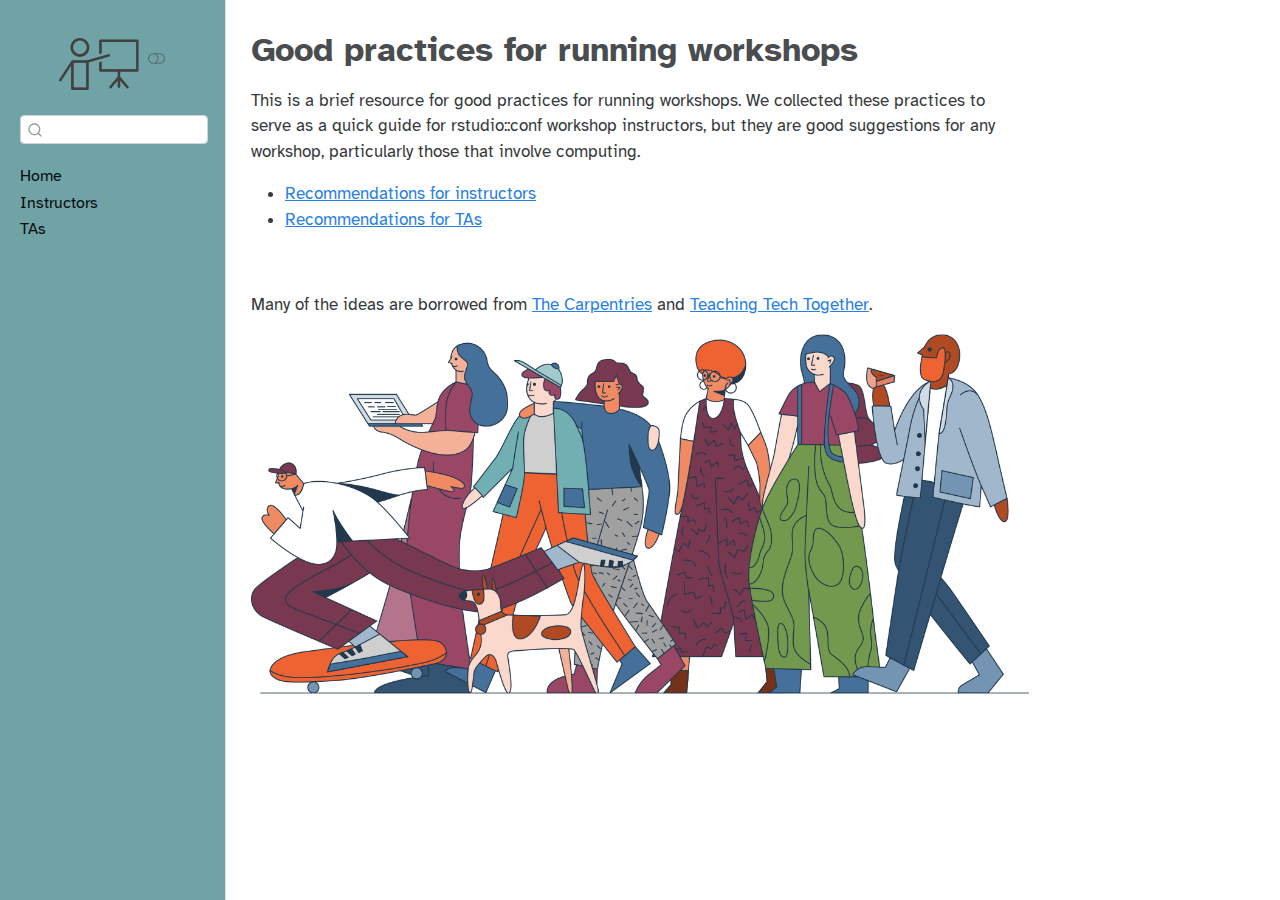
<file: index.html>
<!DOCTYPE html>
<html xmlns="http://www.w3.org/1999/xhtml" lang="en" xml:lang="en"><head>

<meta charset="utf-8">
<meta name="generator" content="quarto-1.3.433">

<meta name="viewport" content="width=device-width, initial-scale=1.0, user-scalable=yes">


<title>Good practices for running workshops</title>
<style>
code{white-space: pre-wrap;}
span.smallcaps{font-variant: small-caps;}
div.columns{display: flex; gap: min(4vw, 1.5em);}
div.column{flex: auto; overflow-x: auto;}
div.hanging-indent{margin-left: 1.5em; text-indent: -1.5em;}
ul.task-list{list-style: none;}
ul.task-list li input[type="checkbox"] {
  width: 0.8em;
  margin: 0 0.8em 0.2em -1em; /* quarto-specific, see https://github.com/quarto-dev/quarto-cli/issues/4556 */ 
  vertical-align: middle;
}
</style>


<script src="site_libs/quarto-nav/quarto-nav.js"></script>
<script src="site_libs/clipboard/clipboard.min.js"></script>
<script src="site_libs/quarto-search/autocomplete.umd.js"></script>
<script src="site_libs/quarto-search/fuse.min.js"></script>
<script src="site_libs/quarto-search/quarto-search.js"></script>
<meta name="quarto:offset" content="./">
<link href="./icon-training.png" rel="icon" type="image/png">
<script src="site_libs/quarto-html/quarto.js"></script>
<script src="site_libs/quarto-html/popper.min.js"></script>
<script src="site_libs/quarto-html/tippy.umd.min.js"></script>
<script src="site_libs/quarto-html/anchor.min.js"></script>
<link href="site_libs/quarto-html/tippy.css" rel="stylesheet">
<link href="site_libs/quarto-html/quarto-syntax-highlighting.css" rel="stylesheet" class="quarto-color-scheme" id="quarto-text-highlighting-styles">
<link href="site_libs/quarto-html/quarto-syntax-highlighting-dark.css" rel="prefetch" class="quarto-color-scheme quarto-color-alternate" id="quarto-text-highlighting-styles">
<script src="site_libs/bootstrap/bootstrap.min.js"></script>
<link href="site_libs/bootstrap/bootstrap-icons.css" rel="stylesheet">
<link href="site_libs/bootstrap/bootstrap.min.css" rel="stylesheet" class="quarto-color-scheme" id="quarto-bootstrap" data-mode="light">
<link href="site_libs/bootstrap/bootstrap-dark.min.css" rel="prefetch" class="quarto-color-scheme quarto-color-alternate" id="quarto-bootstrap" data-mode="dark">
<script id="quarto-search-options" type="application/json">{
  "location": "sidebar",
  "copy-button": false,
  "collapse-after": 3,
  "panel-placement": "start",
  "type": "textbox",
  "limit": 20,
  "language": {
    "search-no-results-text": "No results",
    "search-matching-documents-text": "matching documents",
    "search-copy-link-title": "Copy link to search",
    "search-hide-matches-text": "Hide additional matches",
    "search-more-match-text": "more match in this document",
    "search-more-matches-text": "more matches in this document",
    "search-clear-button-title": "Clear",
    "search-detached-cancel-button-title": "Cancel",
    "search-submit-button-title": "Submit",
    "search-label": "Search"
  }
}</script>


</head>

<body class="nav-sidebar docked">

<div id="quarto-search-results"></div>
  <header id="quarto-header" class="headroom fixed-top">
  <nav class="quarto-secondary-nav">
    <div class="container-fluid d-flex">
      <button type="button" class="quarto-btn-toggle btn" data-bs-toggle="collapse" data-bs-target="#quarto-sidebar,#quarto-sidebar-glass" aria-controls="quarto-sidebar" aria-expanded="false" aria-label="Toggle sidebar navigation" onclick="if (window.quartoToggleHeadroom) { window.quartoToggleHeadroom(); }">
        <i class="bi bi-layout-text-sidebar-reverse"></i>
      </button>
      <nav class="quarto-page-breadcrumbs" aria-label="breadcrumb"><ol class="breadcrumb"><li class="breadcrumb-item"><a href="./index.html">Home</a></li></ol></nav>
      <a class="flex-grow-1" role="button" data-bs-toggle="collapse" data-bs-target="#quarto-sidebar,#quarto-sidebar-glass" aria-controls="quarto-sidebar" aria-expanded="false" aria-label="Toggle sidebar navigation" onclick="if (window.quartoToggleHeadroom) { window.quartoToggleHeadroom(); }">      
      </a>
      <button type="button" class="btn quarto-search-button" aria-label="" onclick="window.quartoOpenSearch();">
        <i class="bi bi-search"></i>
      </button>
    </div>
  </nav>
</header>
<!-- content -->
<div id="quarto-content" class="quarto-container page-columns page-rows-contents page-layout-article">
<!-- sidebar -->
  <nav id="quarto-sidebar" class="sidebar collapse collapse-horizontal sidebar-navigation docked overflow-auto">
    <div class="pt-lg-2 mt-2 text-center sidebar-header">
      <a href="./index.html" class="sidebar-logo-link">
      <img src="./icon-training.png" alt="" class="sidebar-logo py-0 d-lg-inline d-none">
      </a>
      <div class="sidebar-tools-main">
  <a href="" class="quarto-color-scheme-toggle quarto-navigation-tool  px-1" onclick="window.quartoToggleColorScheme(); return false;" title="Toggle dark mode"><i class="bi"></i></a>
</div>
      </div>
        <div class="mt-2 flex-shrink-0 align-items-center">
        <div class="sidebar-search">
        <div id="quarto-search" class="" title="Search"></div>
        </div>
        </div>
    <div class="sidebar-menu-container"> 
    <ul class="list-unstyled mt-1">
        <li class="sidebar-item">
  <div class="sidebar-item-container"> 
  <a href="./index.html" class="sidebar-item-text sidebar-link active">
 <span class="menu-text">Home</span></a>
  </div>
</li>
        <li class="sidebar-item">
  <div class="sidebar-item-container"> 
  <a href="./instructor.html" class="sidebar-item-text sidebar-link">
 <span class="menu-text">Instructors</span></a>
  </div>
</li>
        <li class="sidebar-item">
  <div class="sidebar-item-container"> 
  <a href="./ta.html" class="sidebar-item-text sidebar-link">
 <span class="menu-text">TAs</span></a>
  </div>
</li>
    </ul>
    </div>
</nav>
<div id="quarto-sidebar-glass" data-bs-toggle="collapse" data-bs-target="#quarto-sidebar,#quarto-sidebar-glass"></div>
<!-- margin-sidebar -->
    <div id="quarto-margin-sidebar" class="sidebar margin-sidebar">
        
    </div>
<!-- main -->
<main class="content" id="quarto-document-content">

<header id="title-block-header" class="quarto-title-block default">
<div class="quarto-title">
<h1 class="title">Good practices for running workshops</h1>
</div>



<div class="quarto-title-meta">

    
  
    
  </div>
  

</header>

<p>This is a brief resource for good practices for running workshops. We collected these practices to serve as a quick guide for rstudio::conf workshop instructors, but they are good suggestions for any workshop, particularly those that involve computing.</p>
<ul>
<li><a href="./instructor.html">Recommendations for instructors</a></li>
<li><a href="./ta.html">Recommendations for TAs</a></li>
</ul>
<p><br></p>
<p>Many of the ideas are borrowed from <a href="https://carpentries.org/">The Carpentries</a> and <a href="https://teachtogether.tech/">Teaching Tech Together</a>.</p>
<div class="quarto-figure quarto-figure-center">
<figure class="figure">
<p><img src="images/conf23-hero-static-2.png" class="img-fluid figure-img" alt="Illustration of a diverse group of five cool people and a dog walking towards the left; one person is on a skateboard, one is looking at a computer, two are just walking, and one is eating Chicago deep dish pizza; the dog is tan with brown spots"></p>
</figure>
</div>



</main> <!-- /main -->
<script id="quarto-html-after-body" type="application/javascript">
window.document.addEventListener("DOMContentLoaded", function (event) {
  const toggleBodyColorMode = (bsSheetEl) => {
    const mode = bsSheetEl.getAttribute("data-mode");
    const bodyEl = window.document.querySelector("body");
    if (mode === "dark") {
      bodyEl.classList.add("quarto-dark");
      bodyEl.classList.remove("quarto-light");
    } else {
      bodyEl.classList.add("quarto-light");
      bodyEl.classList.remove("quarto-dark");
    }
  }
  const toggleBodyColorPrimary = () => {
    const bsSheetEl = window.document.querySelector("link#quarto-bootstrap");
    if (bsSheetEl) {
      toggleBodyColorMode(bsSheetEl);
    }
  }
  toggleBodyColorPrimary();  
  const disableStylesheet = (stylesheets) => {
    for (let i=0; i < stylesheets.length; i++) {
      const stylesheet = stylesheets[i];
      stylesheet.rel = 'prefetch';
    }
  }
  const enableStylesheet = (stylesheets) => {
    for (let i=0; i < stylesheets.length; i++) {
      const stylesheet = stylesheets[i];
      stylesheet.rel = 'stylesheet';
    }
  }
  const manageTransitions = (selector, allowTransitions) => {
    const els = window.document.querySelectorAll(selector);
    for (let i=0; i < els.length; i++) {
      const el = els[i];
      if (allowTransitions) {
        el.classList.remove('notransition');
      } else {
        el.classList.add('notransition');
      }
    }
  }
  const toggleColorMode = (alternate) => {
    // Switch the stylesheets
    const alternateStylesheets = window.document.querySelectorAll('link.quarto-color-scheme.quarto-color-alternate');
    manageTransitions('#quarto-margin-sidebar .nav-link', false);
    if (alternate) {
      enableStylesheet(alternateStylesheets);
      for (const sheetNode of alternateStylesheets) {
        if (sheetNode.id === "quarto-bootstrap") {
          toggleBodyColorMode(sheetNode);
        }
      }
    } else {
      disableStylesheet(alternateStylesheets);
      toggleBodyColorPrimary();
    }
    manageTransitions('#quarto-margin-sidebar .nav-link', true);
    // Switch the toggles
    const toggles = window.document.querySelectorAll('.quarto-color-scheme-toggle');
    for (let i=0; i < toggles.length; i++) {
      const toggle = toggles[i];
      if (toggle) {
        if (alternate) {
          toggle.classList.add("alternate");     
        } else {
          toggle.classList.remove("alternate");
        }
      }
    }
    // Hack to workaround the fact that safari doesn't
    // properly recolor the scrollbar when toggling (#1455)
    if (navigator.userAgent.indexOf('Safari') > 0 && navigator.userAgent.indexOf('Chrome') == -1) {
      manageTransitions("body", false);
      window.scrollTo(0, 1);
      setTimeout(() => {
        window.scrollTo(0, 0);
        manageTransitions("body", true);
      }, 40);  
    }
  }
  const isFileUrl = () => { 
    return window.location.protocol === 'file:';
  }
  const hasAlternateSentinel = () => {  
    let styleSentinel = getColorSchemeSentinel();
    if (styleSentinel !== null) {
      return styleSentinel === "alternate";
    } else {
      return false;
    }
  }
  const setStyleSentinel = (alternate) => {
    const value = alternate ? "alternate" : "default";
    if (!isFileUrl()) {
      window.localStorage.setItem("quarto-color-scheme", value);
    } else {
      localAlternateSentinel = value;
    }
  }
  const getColorSchemeSentinel = () => {
    if (!isFileUrl()) {
      const storageValue = window.localStorage.getItem("quarto-color-scheme");
      return storageValue != null ? storageValue : localAlternateSentinel;
    } else {
      return localAlternateSentinel;
    }
  }
  let localAlternateSentinel = 'default';
  // Dark / light mode switch
  window.quartoToggleColorScheme = () => {
    // Read the current dark / light value 
    let toAlternate = !hasAlternateSentinel();
    toggleColorMode(toAlternate);
    setStyleSentinel(toAlternate);
  };
  // Ensure there is a toggle, if there isn't float one in the top right
  if (window.document.querySelector('.quarto-color-scheme-toggle') === null) {
    const a = window.document.createElement('a');
    a.classList.add('top-right');
    a.classList.add('quarto-color-scheme-toggle');
    a.href = "";
    a.onclick = function() { try { window.quartoToggleColorScheme(); } catch {} return false; };
    const i = window.document.createElement("i");
    i.classList.add('bi');
    a.appendChild(i);
    window.document.body.appendChild(a);
  }
  // Switch to dark mode if need be
  if (hasAlternateSentinel()) {
    toggleColorMode(true);
  } else {
    toggleColorMode(false);
  }
  const icon = "";
  const anchorJS = new window.AnchorJS();
  anchorJS.options = {
    placement: 'right',
    icon: icon
  };
  anchorJS.add('.anchored');
  const isCodeAnnotation = (el) => {
    for (const clz of el.classList) {
      if (clz.startsWith('code-annotation-')) {                     
        return true;
      }
    }
    return false;
  }
  const clipboard = new window.ClipboardJS('.code-copy-button', {
    text: function(trigger) {
      const codeEl = trigger.previousElementSibling.cloneNode(true);
      for (const childEl of codeEl.children) {
        if (isCodeAnnotation(childEl)) {
          childEl.remove();
        }
      }
      return codeEl.innerText;
    }
  });
  clipboard.on('success', function(e) {
    // button target
    const button = e.trigger;
    // don't keep focus
    button.blur();
    // flash "checked"
    button.classList.add('code-copy-button-checked');
    var currentTitle = button.getAttribute("title");
    button.setAttribute("title", "Copied!");
    let tooltip;
    if (window.bootstrap) {
      button.setAttribute("data-bs-toggle", "tooltip");
      button.setAttribute("data-bs-placement", "left");
      button.setAttribute("data-bs-title", "Copied!");
      tooltip = new bootstrap.Tooltip(button, 
        { trigger: "manual", 
          customClass: "code-copy-button-tooltip",
          offset: [0, -8]});
      tooltip.show();    
    }
    setTimeout(function() {
      if (tooltip) {
        tooltip.hide();
        button.removeAttribute("data-bs-title");
        button.removeAttribute("data-bs-toggle");
        button.removeAttribute("data-bs-placement");
      }
      button.setAttribute("title", currentTitle);
      button.classList.remove('code-copy-button-checked');
    }, 1000);
    // clear code selection
    e.clearSelection();
  });
  function tippyHover(el, contentFn) {
    const config = {
      allowHTML: true,
      content: contentFn,
      maxWidth: 500,
      delay: 100,
      arrow: false,
      appendTo: function(el) {
          return el.parentElement;
      },
      interactive: true,
      interactiveBorder: 10,
      theme: 'quarto',
      placement: 'bottom-start'
    };
    window.tippy(el, config); 
  }
  const noterefs = window.document.querySelectorAll('a[role="doc-noteref"]');
  for (var i=0; i<noterefs.length; i++) {
    const ref = noterefs[i];
    tippyHover(ref, function() {
      // use id or data attribute instead here
      let href = ref.getAttribute('data-footnote-href') || ref.getAttribute('href');
      try { href = new URL(href).hash; } catch {}
      const id = href.replace(/^#\/?/, "");
      const note = window.document.getElementById(id);
      return note.innerHTML;
    });
  }
      let selectedAnnoteEl;
      const selectorForAnnotation = ( cell, annotation) => {
        let cellAttr = 'data-code-cell="' + cell + '"';
        let lineAttr = 'data-code-annotation="' +  annotation + '"';
        const selector = 'span[' + cellAttr + '][' + lineAttr + ']';
        return selector;
      }
      const selectCodeLines = (annoteEl) => {
        const doc = window.document;
        const targetCell = annoteEl.getAttribute("data-target-cell");
        const targetAnnotation = annoteEl.getAttribute("data-target-annotation");
        const annoteSpan = window.document.querySelector(selectorForAnnotation(targetCell, targetAnnotation));
        const lines = annoteSpan.getAttribute("data-code-lines").split(",");
        const lineIds = lines.map((line) => {
          return targetCell + "-" + line;
        })
        let top = null;
        let height = null;
        let parent = null;
        if (lineIds.length > 0) {
            //compute the position of the single el (top and bottom and make a div)
            const el = window.document.getElementById(lineIds[0]);
            top = el.offsetTop;
            height = el.offsetHeight;
            parent = el.parentElement.parentElement;
          if (lineIds.length > 1) {
            const lastEl = window.document.getElementById(lineIds[lineIds.length - 1]);
            const bottom = lastEl.offsetTop + lastEl.offsetHeight;
            height = bottom - top;
          }
          if (top !== null && height !== null && parent !== null) {
            // cook up a div (if necessary) and position it 
            let div = window.document.getElementById("code-annotation-line-highlight");
            if (div === null) {
              div = window.document.createElement("div");
              div.setAttribute("id", "code-annotation-line-highlight");
              div.style.position = 'absolute';
              parent.appendChild(div);
            }
            div.style.top = top - 2 + "px";
            div.style.height = height + 4 + "px";
            let gutterDiv = window.document.getElementById("code-annotation-line-highlight-gutter");
            if (gutterDiv === null) {
              gutterDiv = window.document.createElement("div");
              gutterDiv.setAttribute("id", "code-annotation-line-highlight-gutter");
              gutterDiv.style.position = 'absolute';
              const codeCell = window.document.getElementById(targetCell);
              const gutter = codeCell.querySelector('.code-annotation-gutter');
              gutter.appendChild(gutterDiv);
            }
            gutterDiv.style.top = top - 2 + "px";
            gutterDiv.style.height = height + 4 + "px";
          }
          selectedAnnoteEl = annoteEl;
        }
      };
      const unselectCodeLines = () => {
        const elementsIds = ["code-annotation-line-highlight", "code-annotation-line-highlight-gutter"];
        elementsIds.forEach((elId) => {
          const div = window.document.getElementById(elId);
          if (div) {
            div.remove();
          }
        });
        selectedAnnoteEl = undefined;
      };
      // Attach click handler to the DT
      const annoteDls = window.document.querySelectorAll('dt[data-target-cell]');
      for (const annoteDlNode of annoteDls) {
        annoteDlNode.addEventListener('click', (event) => {
          const clickedEl = event.target;
          if (clickedEl !== selectedAnnoteEl) {
            unselectCodeLines();
            const activeEl = window.document.querySelector('dt[data-target-cell].code-annotation-active');
            if (activeEl) {
              activeEl.classList.remove('code-annotation-active');
            }
            selectCodeLines(clickedEl);
            clickedEl.classList.add('code-annotation-active');
          } else {
            // Unselect the line
            unselectCodeLines();
            clickedEl.classList.remove('code-annotation-active');
          }
        });
      }
  const findCites = (el) => {
    const parentEl = el.parentElement;
    if (parentEl) {
      const cites = parentEl.dataset.cites;
      if (cites) {
        return {
          el,
          cites: cites.split(' ')
        };
      } else {
        return findCites(el.parentElement)
      }
    } else {
      return undefined;
    }
  };
  var bibliorefs = window.document.querySelectorAll('a[role="doc-biblioref"]');
  for (var i=0; i<bibliorefs.length; i++) {
    const ref = bibliorefs[i];
    const citeInfo = findCites(ref);
    if (citeInfo) {
      tippyHover(citeInfo.el, function() {
        var popup = window.document.createElement('div');
        citeInfo.cites.forEach(function(cite) {
          var citeDiv = window.document.createElement('div');
          citeDiv.classList.add('hanging-indent');
          citeDiv.classList.add('csl-entry');
          var biblioDiv = window.document.getElementById('ref-' + cite);
          if (biblioDiv) {
            citeDiv.innerHTML = biblioDiv.innerHTML;
          }
          popup.appendChild(citeDiv);
        });
        return popup.innerHTML;
      });
    }
  }
});
</script>
</div> <!-- /content -->



</body></html>
</file>
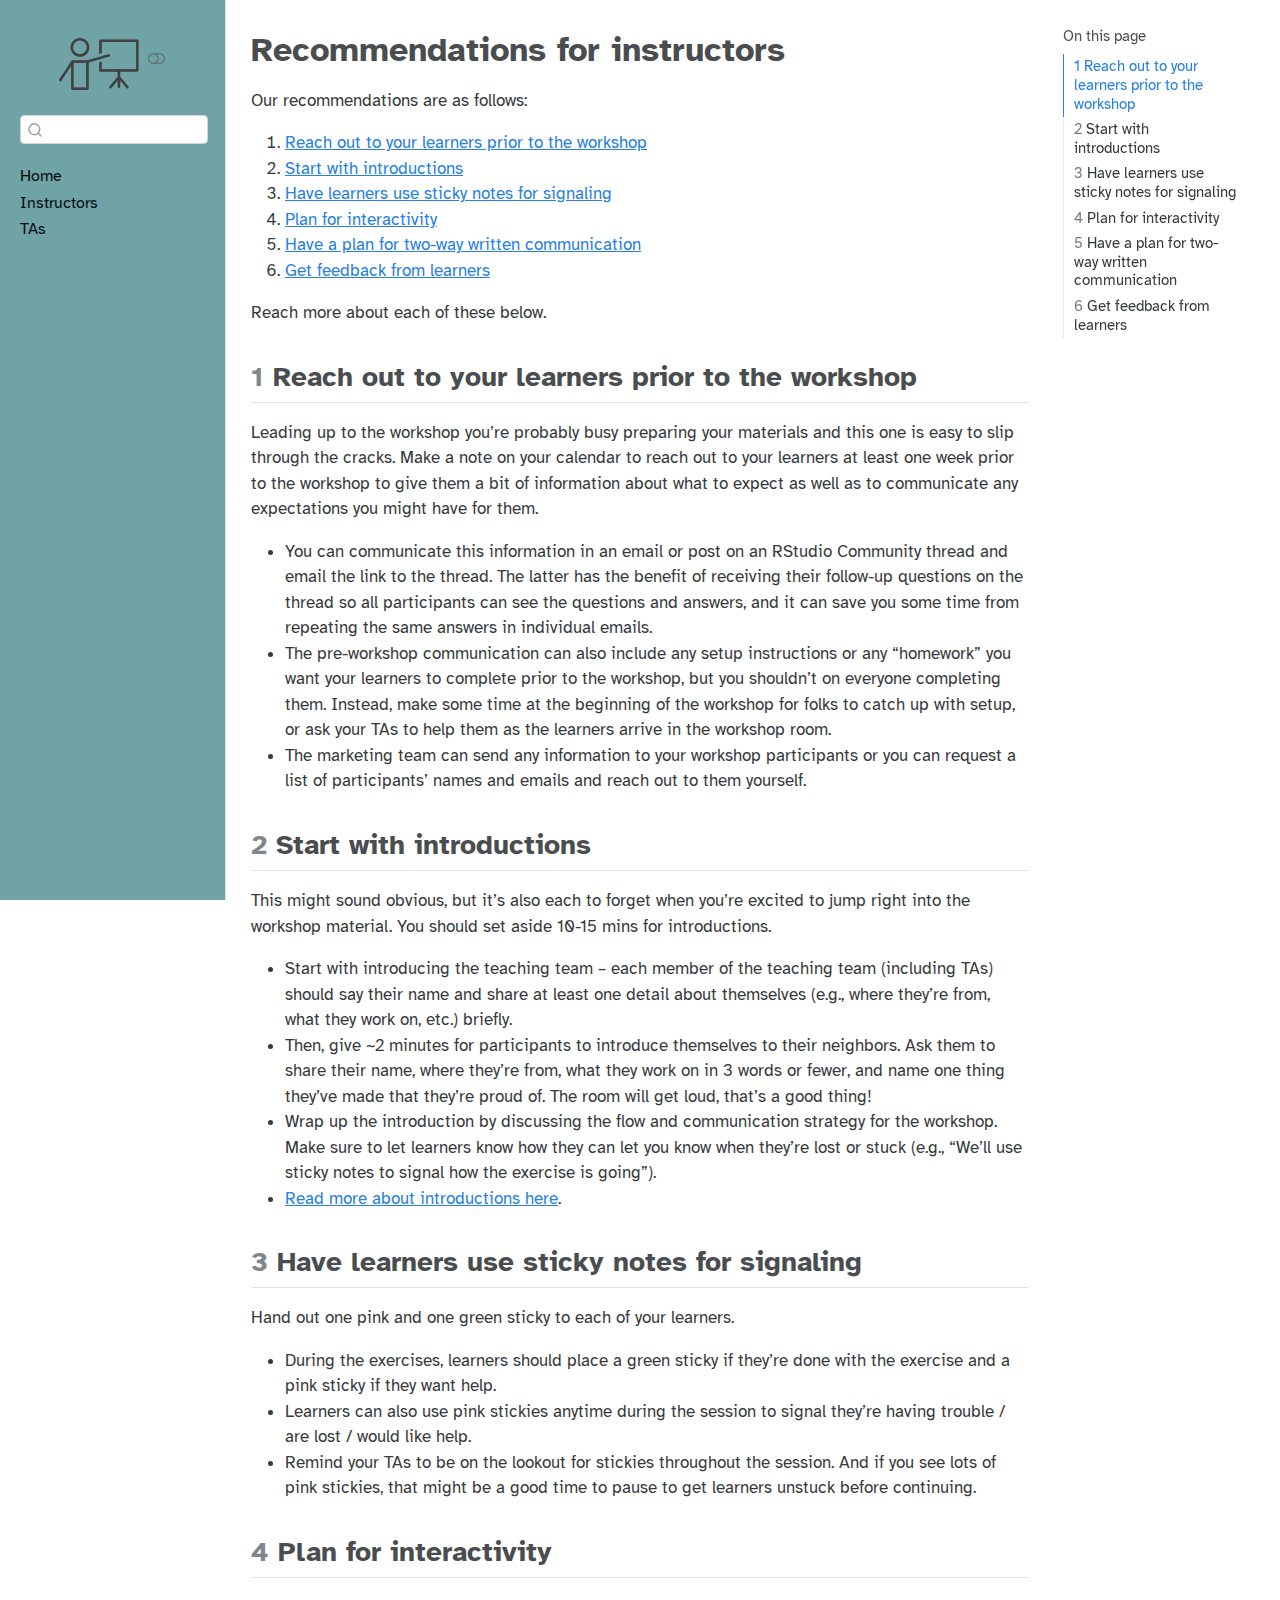
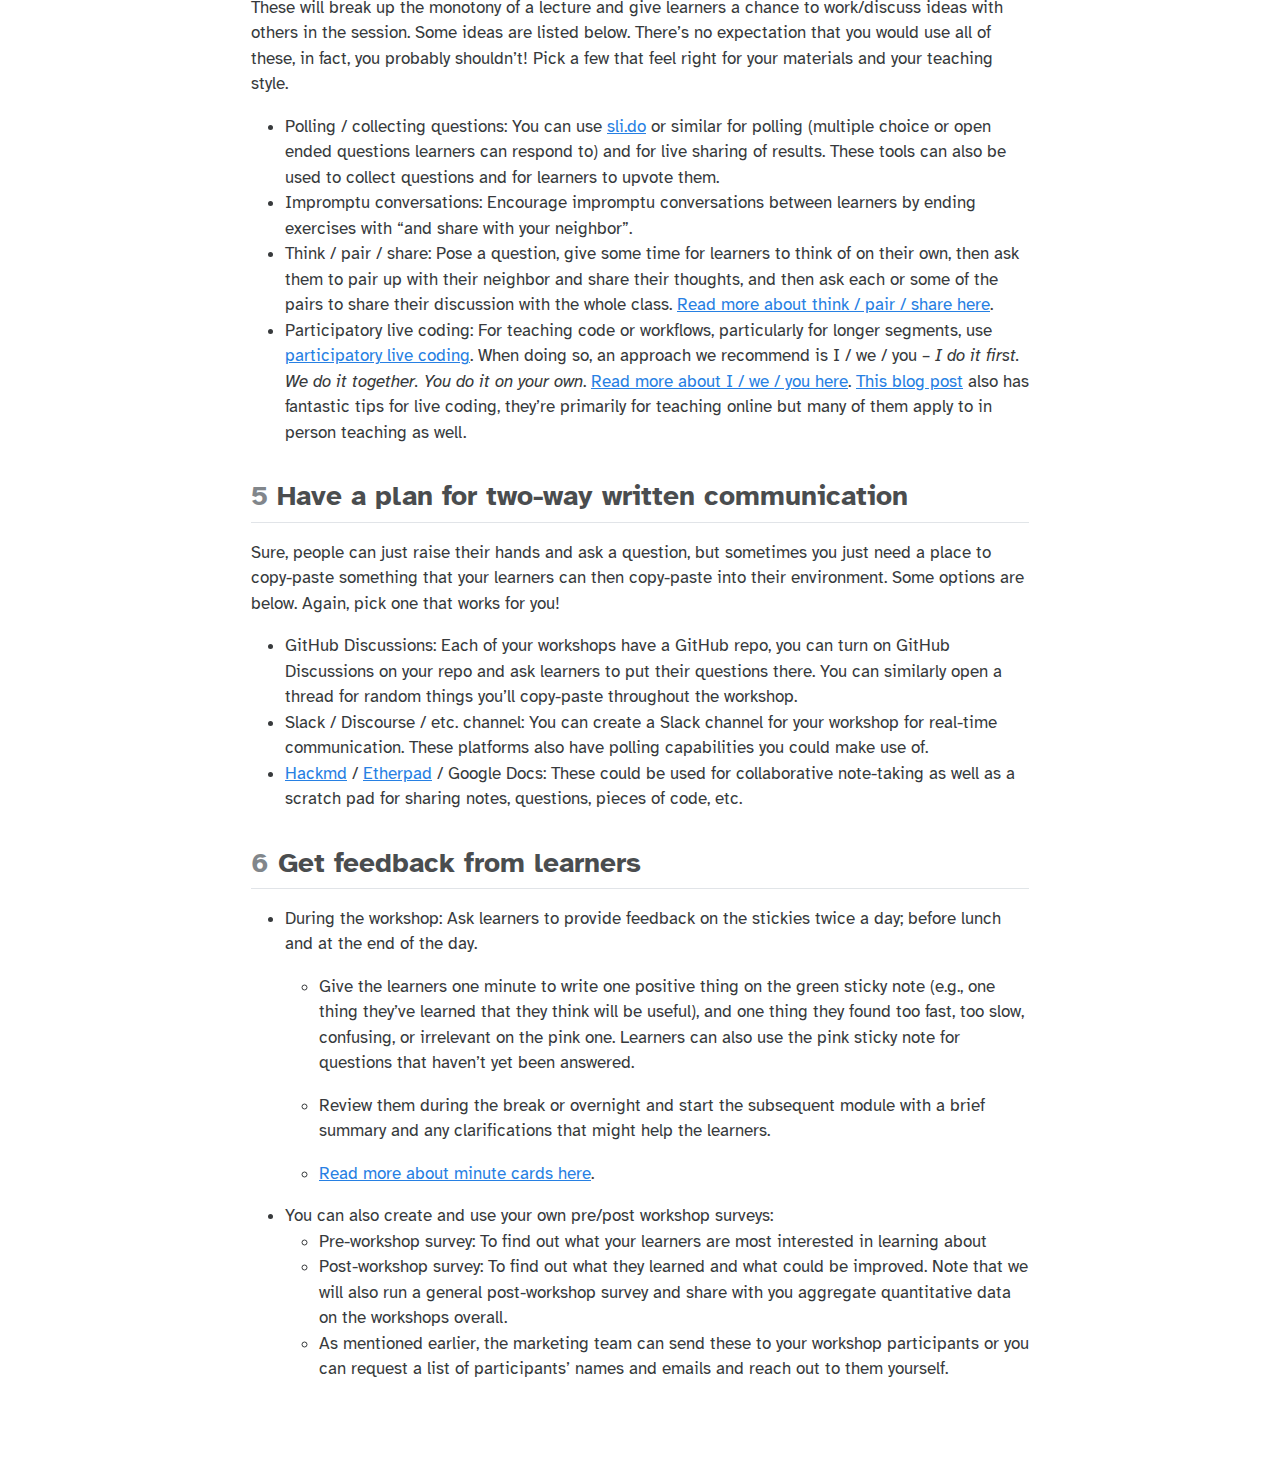
<file: instructor.html>
<!DOCTYPE html>
<html xmlns="http://www.w3.org/1999/xhtml" lang="en" xml:lang="en"><head>

<meta charset="utf-8">
<meta name="generator" content="quarto-1.3.433">

<meta name="viewport" content="width=device-width, initial-scale=1.0, user-scalable=yes">


<title>Good practices for running workshops - Recommendations for instructors</title>
<style>
code{white-space: pre-wrap;}
span.smallcaps{font-variant: small-caps;}
div.columns{display: flex; gap: min(4vw, 1.5em);}
div.column{flex: auto; overflow-x: auto;}
div.hanging-indent{margin-left: 1.5em; text-indent: -1.5em;}
ul.task-list{list-style: none;}
ul.task-list li input[type="checkbox"] {
  width: 0.8em;
  margin: 0 0.8em 0.2em -1em; /* quarto-specific, see https://github.com/quarto-dev/quarto-cli/issues/4556 */ 
  vertical-align: middle;
}
</style>


<script src="site_libs/quarto-nav/quarto-nav.js"></script>
<script src="site_libs/clipboard/clipboard.min.js"></script>
<script src="site_libs/quarto-search/autocomplete.umd.js"></script>
<script src="site_libs/quarto-search/fuse.min.js"></script>
<script src="site_libs/quarto-search/quarto-search.js"></script>
<meta name="quarto:offset" content="./">
<link href="./icon-training.png" rel="icon" type="image/png">
<script src="site_libs/quarto-html/quarto.js"></script>
<script src="site_libs/quarto-html/popper.min.js"></script>
<script src="site_libs/quarto-html/tippy.umd.min.js"></script>
<script src="site_libs/quarto-html/anchor.min.js"></script>
<link href="site_libs/quarto-html/tippy.css" rel="stylesheet">
<link href="site_libs/quarto-html/quarto-syntax-highlighting.css" rel="stylesheet" class="quarto-color-scheme" id="quarto-text-highlighting-styles">
<link href="site_libs/quarto-html/quarto-syntax-highlighting-dark.css" rel="prefetch" class="quarto-color-scheme quarto-color-alternate" id="quarto-text-highlighting-styles">
<script src="site_libs/bootstrap/bootstrap.min.js"></script>
<link href="site_libs/bootstrap/bootstrap-icons.css" rel="stylesheet">
<link href="site_libs/bootstrap/bootstrap.min.css" rel="stylesheet" class="quarto-color-scheme" id="quarto-bootstrap" data-mode="light">
<link href="site_libs/bootstrap/bootstrap-dark.min.css" rel="prefetch" class="quarto-color-scheme quarto-color-alternate" id="quarto-bootstrap" data-mode="dark">
<script id="quarto-search-options" type="application/json">{
  "location": "sidebar",
  "copy-button": false,
  "collapse-after": 3,
  "panel-placement": "start",
  "type": "textbox",
  "limit": 20,
  "language": {
    "search-no-results-text": "No results",
    "search-matching-documents-text": "matching documents",
    "search-copy-link-title": "Copy link to search",
    "search-hide-matches-text": "Hide additional matches",
    "search-more-match-text": "more match in this document",
    "search-more-matches-text": "more matches in this document",
    "search-clear-button-title": "Clear",
    "search-detached-cancel-button-title": "Cancel",
    "search-submit-button-title": "Submit",
    "search-label": "Search"
  }
}</script>


</head>

<body class="nav-sidebar docked">

<div id="quarto-search-results"></div>
  <header id="quarto-header" class="headroom fixed-top">
  <nav class="quarto-secondary-nav">
    <div class="container-fluid d-flex">
      <button type="button" class="quarto-btn-toggle btn" data-bs-toggle="collapse" data-bs-target="#quarto-sidebar,#quarto-sidebar-glass" aria-controls="quarto-sidebar" aria-expanded="false" aria-label="Toggle sidebar navigation" onclick="if (window.quartoToggleHeadroom) { window.quartoToggleHeadroom(); }">
        <i class="bi bi-layout-text-sidebar-reverse"></i>
      </button>
      <nav class="quarto-page-breadcrumbs" aria-label="breadcrumb"><ol class="breadcrumb"><li class="breadcrumb-item"><a href="./instructor.html">Instructors</a></li></ol></nav>
      <a class="flex-grow-1" role="button" data-bs-toggle="collapse" data-bs-target="#quarto-sidebar,#quarto-sidebar-glass" aria-controls="quarto-sidebar" aria-expanded="false" aria-label="Toggle sidebar navigation" onclick="if (window.quartoToggleHeadroom) { window.quartoToggleHeadroom(); }">      
      </a>
      <button type="button" class="btn quarto-search-button" aria-label="" onclick="window.quartoOpenSearch();">
        <i class="bi bi-search"></i>
      </button>
    </div>
  </nav>
</header>
<!-- content -->
<div id="quarto-content" class="quarto-container page-columns page-rows-contents page-layout-article">
<!-- sidebar -->
  <nav id="quarto-sidebar" class="sidebar collapse collapse-horizontal sidebar-navigation docked overflow-auto">
    <div class="pt-lg-2 mt-2 text-center sidebar-header">
      <a href="./index.html" class="sidebar-logo-link">
      <img src="./icon-training.png" alt="" class="sidebar-logo py-0 d-lg-inline d-none">
      </a>
      <div class="sidebar-tools-main">
  <a href="" class="quarto-color-scheme-toggle quarto-navigation-tool  px-1" onclick="window.quartoToggleColorScheme(); return false;" title="Toggle dark mode"><i class="bi"></i></a>
</div>
      </div>
        <div class="mt-2 flex-shrink-0 align-items-center">
        <div class="sidebar-search">
        <div id="quarto-search" class="" title="Search"></div>
        </div>
        </div>
    <div class="sidebar-menu-container"> 
    <ul class="list-unstyled mt-1">
        <li class="sidebar-item">
  <div class="sidebar-item-container"> 
  <a href="./index.html" class="sidebar-item-text sidebar-link">
 <span class="menu-text">Home</span></a>
  </div>
</li>
        <li class="sidebar-item">
  <div class="sidebar-item-container"> 
  <a href="./instructor.html" class="sidebar-item-text sidebar-link active">
 <span class="menu-text">Instructors</span></a>
  </div>
</li>
        <li class="sidebar-item">
  <div class="sidebar-item-container"> 
  <a href="./ta.html" class="sidebar-item-text sidebar-link">
 <span class="menu-text">TAs</span></a>
  </div>
</li>
    </ul>
    </div>
</nav>
<div id="quarto-sidebar-glass" data-bs-toggle="collapse" data-bs-target="#quarto-sidebar,#quarto-sidebar-glass"></div>
<!-- margin-sidebar -->
    <div id="quarto-margin-sidebar" class="sidebar margin-sidebar">
        <nav id="TOC" role="doc-toc" class="toc-active">
    <h2 id="toc-title">On this page</h2>
   
  <ul>
  <li><a href="#reach-out-to-your-learners-prior-to-the-workshop" id="toc-reach-out-to-your-learners-prior-to-the-workshop" class="nav-link active" data-scroll-target="#reach-out-to-your-learners-prior-to-the-workshop"><span class="header-section-number">1</span> Reach out to your learners prior to the workshop</a></li>
  <li><a href="#start-with-introductions" id="toc-start-with-introductions" class="nav-link" data-scroll-target="#start-with-introductions"><span class="header-section-number">2</span> Start with introductions</a></li>
  <li><a href="#have-learners-use-sticky-notes-for-signaling" id="toc-have-learners-use-sticky-notes-for-signaling" class="nav-link" data-scroll-target="#have-learners-use-sticky-notes-for-signaling"><span class="header-section-number">3</span> Have learners use sticky notes for signaling</a></li>
  <li><a href="#plan-for-interactivity" id="toc-plan-for-interactivity" class="nav-link" data-scroll-target="#plan-for-interactivity"><span class="header-section-number">4</span> Plan for interactivity</a></li>
  <li><a href="#have-a-plan-for-two-way-written-communication" id="toc-have-a-plan-for-two-way-written-communication" class="nav-link" data-scroll-target="#have-a-plan-for-two-way-written-communication"><span class="header-section-number">5</span> Have a plan for two-way written communication</a></li>
  <li><a href="#get-feedback-from-learners" id="toc-get-feedback-from-learners" class="nav-link" data-scroll-target="#get-feedback-from-learners"><span class="header-section-number">6</span> Get feedback from learners</a></li>
  </ul>
</nav>
    </div>
<!-- main -->
<main class="content" id="quarto-document-content">

<header id="title-block-header" class="quarto-title-block default">
<div class="quarto-title">
<h1 class="title">Recommendations for instructors</h1>
</div>



<div class="quarto-title-meta">

    
  
    
  </div>
  

</header>

<p>Our recommendations are as follows:</p>
<ol type="1">
<li><a href="#reach-out-to-your-learners-prior-to-the-workshop">Reach out to your learners prior to the workshop</a></li>
<li><a href="#start-with-introductions">Start with introductions</a></li>
<li><a href="#have-learners-use-sticky-notes-for-signaling">Have learners use sticky notes for signaling</a></li>
<li><a href="#plan-for-interactivity">Plan for interactivity</a></li>
<li><a href="#have-a-plan-for-two-way-written-communication">Have a plan for two-way written communication</a></li>
<li><a href="#get-feedback-from-learners">Get feedback from learners</a></li>
</ol>
<p>Reach more about each of these below.</p>
<section id="reach-out-to-your-learners-prior-to-the-workshop" class="level2" data-number="1">
<h2 data-number="1" class="anchored" data-anchor-id="reach-out-to-your-learners-prior-to-the-workshop"><span class="header-section-number">1</span> Reach out to your learners prior to the workshop</h2>
<p>Leading up to the workshop you’re probably busy preparing your materials and this one is easy to slip through the cracks. Make a note on your calendar to reach out to your learners at least one week prior to the workshop to give them a bit of information about what to expect as well as to communicate any expectations you might have for them.</p>
<ul>
<li>You can communicate this information in an email or post on an RStudio Community thread and email the link to the thread. The latter has the benefit of receiving their follow-up questions on the thread so all participants can see the questions and answers, and it can save you some time from repeating the same answers in individual emails.</li>
<li>The pre-workshop communication can also include any setup instructions or any “homework” you want your learners to complete prior to the workshop, but you shouldn’t on everyone completing them. Instead, make some time at the beginning of the workshop for folks to catch up with setup, or ask your TAs to help them as the learners arrive in the workshop room.</li>
<li>The marketing team can send any information to your workshop participants or you can request a list of participants’ names and emails and reach out to them yourself.</li>
</ul>
</section>
<section id="start-with-introductions" class="level2" data-number="2">
<h2 data-number="2" class="anchored" data-anchor-id="start-with-introductions"><span class="header-section-number">2</span> Start with introductions</h2>
<p>This might sound obvious, but it’s also each to forget when you’re excited to jump right into the workshop material. You should set aside 10-15 mins for introductions.</p>
<ul>
<li>Start with introducing the teaching team – each member of the teaching team (including TAs) should say their name and share at least one detail about themselves (e.g., where they’re from, what they work on, etc.) briefly.</li>
<li>Then, give ~2 minutes for participants to introduce themselves to their neighbors. Ask them to share their name, where they’re from, what they work on in 3 words or fewer, and name one thing they’ve made that they’re proud of. The room will get loud, that’s a good thing!</li>
<li>Wrap up the introduction by discussing the flow and communication strategy for the workshop. Make sure to let learners know how they can let you know when they’re lost or stuck (e.g., “We’ll use sticky notes to signal how the exercise is going”).</li>
<li><a href="https://github.com/tracykteal/instructors-introduction">Read more about introductions here</a>.</li>
</ul>
</section>
<section id="have-learners-use-sticky-notes-for-signaling" class="level2" data-number="3">
<h2 data-number="3" class="anchored" data-anchor-id="have-learners-use-sticky-notes-for-signaling"><span class="header-section-number">3</span> Have learners use sticky notes for signaling</h2>
<p>Hand out one pink and one green sticky to each of your learners.</p>
<ul>
<li>During the exercises, learners should place a green sticky if they’re done with the exercise and a pink sticky if they want help.</li>
<li>Learners can also use pink stickies anytime during the session to signal they’re having trouble / are lost / would like help.</li>
<li>Remind your TAs to be on the lookout for stickies throughout the session. And if you see lots of pink stickies, that might be a good time to pause to get learners unstuck before continuing.</li>
</ul>
</section>
<section id="plan-for-interactivity" class="level2" data-number="4">
<h2 data-number="4" class="anchored" data-anchor-id="plan-for-interactivity"><span class="header-section-number">4</span> Plan for interactivity</h2>
<p>These will break up the monotony of a lecture and give learners a chance to work/discuss ideas with others in the session. Some ideas are listed below. There’s no expectation that you would use all of these, in fact, you probably shouldn’t! Pick a few that feel right for your materials and your teaching style.</p>
<ul>
<li>Polling / collecting questions: You can use <a href="sli.do">sli.do</a> or similar for polling (multiple choice or open ended questions learners can respond to) and for live sharing of results. These tools can also be used to collect questions and for learners to upvote them.</li>
<li>Impromptu conversations: Encourage impromptu conversations between learners by ending exercises with “and share with your neighbor”.</li>
<li>Think / pair / share: Pose a question, give some time for learners to think of on their own, then ask them to pair up with their neighbor and share their thoughts, and then ask each or some of the pairs to share their discussion with the whole class. <a href="https://learninginnovation.duke.edu/blog/2017/08/fine-tuning-think-pair-share/">Read more about think / pair / share here</a>.</li>
<li>Participatory live coding: For teaching code or workflows, particularly for longer segments, use <a href="https://carpentries.github.io/instructor-training/17-live.html">participatory live coding</a>. When doing so, an approach we recommend is I / we / you – <em>I do it first. We do it together. You do it on your own</em>. <a href="https://classteaching.wordpress.com/2018/12/05/i-we-you-a-simple-approach-to-modelling/">Read more about I / we / you here</a>. <a href="https://yabellini.netlify.app/blog/2022_teaching_en/04-teaching/">This blog post</a> also has fantastic tips for live coding, they’re primarily for teaching online but many of them apply to in person teaching as well.</li>
</ul>
</section>
<section id="have-a-plan-for-two-way-written-communication" class="level2" data-number="5">
<h2 data-number="5" class="anchored" data-anchor-id="have-a-plan-for-two-way-written-communication"><span class="header-section-number">5</span> Have a plan for two-way written communication</h2>
<p>Sure, people can just raise their hands and ask a question, but sometimes you just need a place to copy-paste something that your learners can then copy-paste into their environment. Some options are below. Again, pick one that works for you!</p>
<ul>
<li>GitHub Discussions: Each of your workshops have a GitHub repo, you can turn on GitHub Discussions on your repo and ask learners to put their questions there. You can similarly open a thread for random things you’ll copy-paste throughout the workshop.</li>
<li>Slack / Discourse / etc. channel: You can create a Slack channel for your workshop for real-time communication. These platforms also have polling capabilities you could make use of.</li>
<li><a href="https://hackmd.io/">Hackmd</a> / <a href="https://etherpad.org/">Etherpad</a> / Google Docs: These could be used for collaborative note-taking as well as a scratch pad for sharing notes, questions, pieces of code, etc.</li>
</ul>
</section>
<section id="get-feedback-from-learners" class="level2" data-number="6">
<h2 data-number="6" class="anchored" data-anchor-id="get-feedback-from-learners"><span class="header-section-number">6</span> Get feedback from learners</h2>
<ul>
<li>During the workshop: Ask learners to provide feedback on the stickies twice a day; before lunch and at the end of the day.
<ul>
<li><p>Give the learners one minute to write one positive thing on the green sticky note (e.g., one thing they’ve learned that they think will be useful), and one thing they found too fast, too slow, confusing, or irrelevant on the pink one. Learners can also use the pink sticky note for questions that haven’t yet been answered.</p></li>
<li><p>Review them during the break or overnight and start the subsequent module with a brief summary and any clarifications that might help the learners.</p></li>
<li><p><a href="http://swcarpentry.github.io/swc-releases/2017.02/instructor-training/15-practices/">Read more about minute cards here</a>.</p></li>
</ul></li>
<li>You can also create and use your own pre/post workshop surveys:
<ul>
<li>Pre-workshop survey: To find out what your learners are most interested in learning about</li>
<li>Post-workshop survey: To find out what they learned and what could be improved. Note that we will also run a general post-workshop survey and share with you aggregate quantitative data on the workshops overall.</li>
<li>As mentioned earlier, the marketing team can send these to your workshop participants or you can request a list of participants’ names and emails and reach out to them yourself.</li>
</ul></li>
</ul>


</section>

</main> <!-- /main -->
<script id="quarto-html-after-body" type="application/javascript">
window.document.addEventListener("DOMContentLoaded", function (event) {
  const toggleBodyColorMode = (bsSheetEl) => {
    const mode = bsSheetEl.getAttribute("data-mode");
    const bodyEl = window.document.querySelector("body");
    if (mode === "dark") {
      bodyEl.classList.add("quarto-dark");
      bodyEl.classList.remove("quarto-light");
    } else {
      bodyEl.classList.add("quarto-light");
      bodyEl.classList.remove("quarto-dark");
    }
  }
  const toggleBodyColorPrimary = () => {
    const bsSheetEl = window.document.querySelector("link#quarto-bootstrap");
    if (bsSheetEl) {
      toggleBodyColorMode(bsSheetEl);
    }
  }
  toggleBodyColorPrimary();  
  const disableStylesheet = (stylesheets) => {
    for (let i=0; i < stylesheets.length; i++) {
      const stylesheet = stylesheets[i];
      stylesheet.rel = 'prefetch';
    }
  }
  const enableStylesheet = (stylesheets) => {
    for (let i=0; i < stylesheets.length; i++) {
      const stylesheet = stylesheets[i];
      stylesheet.rel = 'stylesheet';
    }
  }
  const manageTransitions = (selector, allowTransitions) => {
    const els = window.document.querySelectorAll(selector);
    for (let i=0; i < els.length; i++) {
      const el = els[i];
      if (allowTransitions) {
        el.classList.remove('notransition');
      } else {
        el.classList.add('notransition');
      }
    }
  }
  const toggleColorMode = (alternate) => {
    // Switch the stylesheets
    const alternateStylesheets = window.document.querySelectorAll('link.quarto-color-scheme.quarto-color-alternate');
    manageTransitions('#quarto-margin-sidebar .nav-link', false);
    if (alternate) {
      enableStylesheet(alternateStylesheets);
      for (const sheetNode of alternateStylesheets) {
        if (sheetNode.id === "quarto-bootstrap") {
          toggleBodyColorMode(sheetNode);
        }
      }
    } else {
      disableStylesheet(alternateStylesheets);
      toggleBodyColorPrimary();
    }
    manageTransitions('#quarto-margin-sidebar .nav-link', true);
    // Switch the toggles
    const toggles = window.document.querySelectorAll('.quarto-color-scheme-toggle');
    for (let i=0; i < toggles.length; i++) {
      const toggle = toggles[i];
      if (toggle) {
        if (alternate) {
          toggle.classList.add("alternate");     
        } else {
          toggle.classList.remove("alternate");
        }
      }
    }
    // Hack to workaround the fact that safari doesn't
    // properly recolor the scrollbar when toggling (#1455)
    if (navigator.userAgent.indexOf('Safari') > 0 && navigator.userAgent.indexOf('Chrome') == -1) {
      manageTransitions("body", false);
      window.scrollTo(0, 1);
      setTimeout(() => {
        window.scrollTo(0, 0);
        manageTransitions("body", true);
      }, 40);  
    }
  }
  const isFileUrl = () => { 
    return window.location.protocol === 'file:';
  }
  const hasAlternateSentinel = () => {  
    let styleSentinel = getColorSchemeSentinel();
    if (styleSentinel !== null) {
      return styleSentinel === "alternate";
    } else {
      return false;
    }
  }
  const setStyleSentinel = (alternate) => {
    const value = alternate ? "alternate" : "default";
    if (!isFileUrl()) {
      window.localStorage.setItem("quarto-color-scheme", value);
    } else {
      localAlternateSentinel = value;
    }
  }
  const getColorSchemeSentinel = () => {
    if (!isFileUrl()) {
      const storageValue = window.localStorage.getItem("quarto-color-scheme");
      return storageValue != null ? storageValue : localAlternateSentinel;
    } else {
      return localAlternateSentinel;
    }
  }
  let localAlternateSentinel = 'default';
  // Dark / light mode switch
  window.quartoToggleColorScheme = () => {
    // Read the current dark / light value 
    let toAlternate = !hasAlternateSentinel();
    toggleColorMode(toAlternate);
    setStyleSentinel(toAlternate);
  };
  // Ensure there is a toggle, if there isn't float one in the top right
  if (window.document.querySelector('.quarto-color-scheme-toggle') === null) {
    const a = window.document.createElement('a');
    a.classList.add('top-right');
    a.classList.add('quarto-color-scheme-toggle');
    a.href = "";
    a.onclick = function() { try { window.quartoToggleColorScheme(); } catch {} return false; };
    const i = window.document.createElement("i");
    i.classList.add('bi');
    a.appendChild(i);
    window.document.body.appendChild(a);
  }
  // Switch to dark mode if need be
  if (hasAlternateSentinel()) {
    toggleColorMode(true);
  } else {
    toggleColorMode(false);
  }
  const icon = "";
  const anchorJS = new window.AnchorJS();
  anchorJS.options = {
    placement: 'right',
    icon: icon
  };
  anchorJS.add('.anchored');
  const isCodeAnnotation = (el) => {
    for (const clz of el.classList) {
      if (clz.startsWith('code-annotation-')) {                     
        return true;
      }
    }
    return false;
  }
  const clipboard = new window.ClipboardJS('.code-copy-button', {
    text: function(trigger) {
      const codeEl = trigger.previousElementSibling.cloneNode(true);
      for (const childEl of codeEl.children) {
        if (isCodeAnnotation(childEl)) {
          childEl.remove();
        }
      }
      return codeEl.innerText;
    }
  });
  clipboard.on('success', function(e) {
    // button target
    const button = e.trigger;
    // don't keep focus
    button.blur();
    // flash "checked"
    button.classList.add('code-copy-button-checked');
    var currentTitle = button.getAttribute("title");
    button.setAttribute("title", "Copied!");
    let tooltip;
    if (window.bootstrap) {
      button.setAttribute("data-bs-toggle", "tooltip");
      button.setAttribute("data-bs-placement", "left");
      button.setAttribute("data-bs-title", "Copied!");
      tooltip = new bootstrap.Tooltip(button, 
        { trigger: "manual", 
          customClass: "code-copy-button-tooltip",
          offset: [0, -8]});
      tooltip.show();    
    }
    setTimeout(function() {
      if (tooltip) {
        tooltip.hide();
        button.removeAttribute("data-bs-title");
        button.removeAttribute("data-bs-toggle");
        button.removeAttribute("data-bs-placement");
      }
      button.setAttribute("title", currentTitle);
      button.classList.remove('code-copy-button-checked');
    }, 1000);
    // clear code selection
    e.clearSelection();
  });
  function tippyHover(el, contentFn) {
    const config = {
      allowHTML: true,
      content: contentFn,
      maxWidth: 500,
      delay: 100,
      arrow: false,
      appendTo: function(el) {
          return el.parentElement;
      },
      interactive: true,
      interactiveBorder: 10,
      theme: 'quarto',
      placement: 'bottom-start'
    };
    window.tippy(el, config); 
  }
  const noterefs = window.document.querySelectorAll('a[role="doc-noteref"]');
  for (var i=0; i<noterefs.length; i++) {
    const ref = noterefs[i];
    tippyHover(ref, function() {
      // use id or data attribute instead here
      let href = ref.getAttribute('data-footnote-href') || ref.getAttribute('href');
      try { href = new URL(href).hash; } catch {}
      const id = href.replace(/^#\/?/, "");
      const note = window.document.getElementById(id);
      return note.innerHTML;
    });
  }
      let selectedAnnoteEl;
      const selectorForAnnotation = ( cell, annotation) => {
        let cellAttr = 'data-code-cell="' + cell + '"';
        let lineAttr = 'data-code-annotation="' +  annotation + '"';
        const selector = 'span[' + cellAttr + '][' + lineAttr + ']';
        return selector;
      }
      const selectCodeLines = (annoteEl) => {
        const doc = window.document;
        const targetCell = annoteEl.getAttribute("data-target-cell");
        const targetAnnotation = annoteEl.getAttribute("data-target-annotation");
        const annoteSpan = window.document.querySelector(selectorForAnnotation(targetCell, targetAnnotation));
        const lines = annoteSpan.getAttribute("data-code-lines").split(",");
        const lineIds = lines.map((line) => {
          return targetCell + "-" + line;
        })
        let top = null;
        let height = null;
        let parent = null;
        if (lineIds.length > 0) {
            //compute the position of the single el (top and bottom and make a div)
            const el = window.document.getElementById(lineIds[0]);
            top = el.offsetTop;
            height = el.offsetHeight;
            parent = el.parentElement.parentElement;
          if (lineIds.length > 1) {
            const lastEl = window.document.getElementById(lineIds[lineIds.length - 1]);
            const bottom = lastEl.offsetTop + lastEl.offsetHeight;
            height = bottom - top;
          }
          if (top !== null && height !== null && parent !== null) {
            // cook up a div (if necessary) and position it 
            let div = window.document.getElementById("code-annotation-line-highlight");
            if (div === null) {
              div = window.document.createElement("div");
              div.setAttribute("id", "code-annotation-line-highlight");
              div.style.position = 'absolute';
              parent.appendChild(div);
            }
            div.style.top = top - 2 + "px";
            div.style.height = height + 4 + "px";
            let gutterDiv = window.document.getElementById("code-annotation-line-highlight-gutter");
            if (gutterDiv === null) {
              gutterDiv = window.document.createElement("div");
              gutterDiv.setAttribute("id", "code-annotation-line-highlight-gutter");
              gutterDiv.style.position = 'absolute';
              const codeCell = window.document.getElementById(targetCell);
              const gutter = codeCell.querySelector('.code-annotation-gutter');
              gutter.appendChild(gutterDiv);
            }
            gutterDiv.style.top = top - 2 + "px";
            gutterDiv.style.height = height + 4 + "px";
          }
          selectedAnnoteEl = annoteEl;
        }
      };
      const unselectCodeLines = () => {
        const elementsIds = ["code-annotation-line-highlight", "code-annotation-line-highlight-gutter"];
        elementsIds.forEach((elId) => {
          const div = window.document.getElementById(elId);
          if (div) {
            div.remove();
          }
        });
        selectedAnnoteEl = undefined;
      };
      // Attach click handler to the DT
      const annoteDls = window.document.querySelectorAll('dt[data-target-cell]');
      for (const annoteDlNode of annoteDls) {
        annoteDlNode.addEventListener('click', (event) => {
          const clickedEl = event.target;
          if (clickedEl !== selectedAnnoteEl) {
            unselectCodeLines();
            const activeEl = window.document.querySelector('dt[data-target-cell].code-annotation-active');
            if (activeEl) {
              activeEl.classList.remove('code-annotation-active');
            }
            selectCodeLines(clickedEl);
            clickedEl.classList.add('code-annotation-active');
          } else {
            // Unselect the line
            unselectCodeLines();
            clickedEl.classList.remove('code-annotation-active');
          }
        });
      }
  const findCites = (el) => {
    const parentEl = el.parentElement;
    if (parentEl) {
      const cites = parentEl.dataset.cites;
      if (cites) {
        return {
          el,
          cites: cites.split(' ')
        };
      } else {
        return findCites(el.parentElement)
      }
    } else {
      return undefined;
    }
  };
  var bibliorefs = window.document.querySelectorAll('a[role="doc-biblioref"]');
  for (var i=0; i<bibliorefs.length; i++) {
    const ref = bibliorefs[i];
    const citeInfo = findCites(ref);
    if (citeInfo) {
      tippyHover(citeInfo.el, function() {
        var popup = window.document.createElement('div');
        citeInfo.cites.forEach(function(cite) {
          var citeDiv = window.document.createElement('div');
          citeDiv.classList.add('hanging-indent');
          citeDiv.classList.add('csl-entry');
          var biblioDiv = window.document.getElementById('ref-' + cite);
          if (biblioDiv) {
            citeDiv.innerHTML = biblioDiv.innerHTML;
          }
          popup.appendChild(citeDiv);
        });
        return popup.innerHTML;
      });
    }
  }
});
</script>
</div> <!-- /content -->



</body></html>
</file>
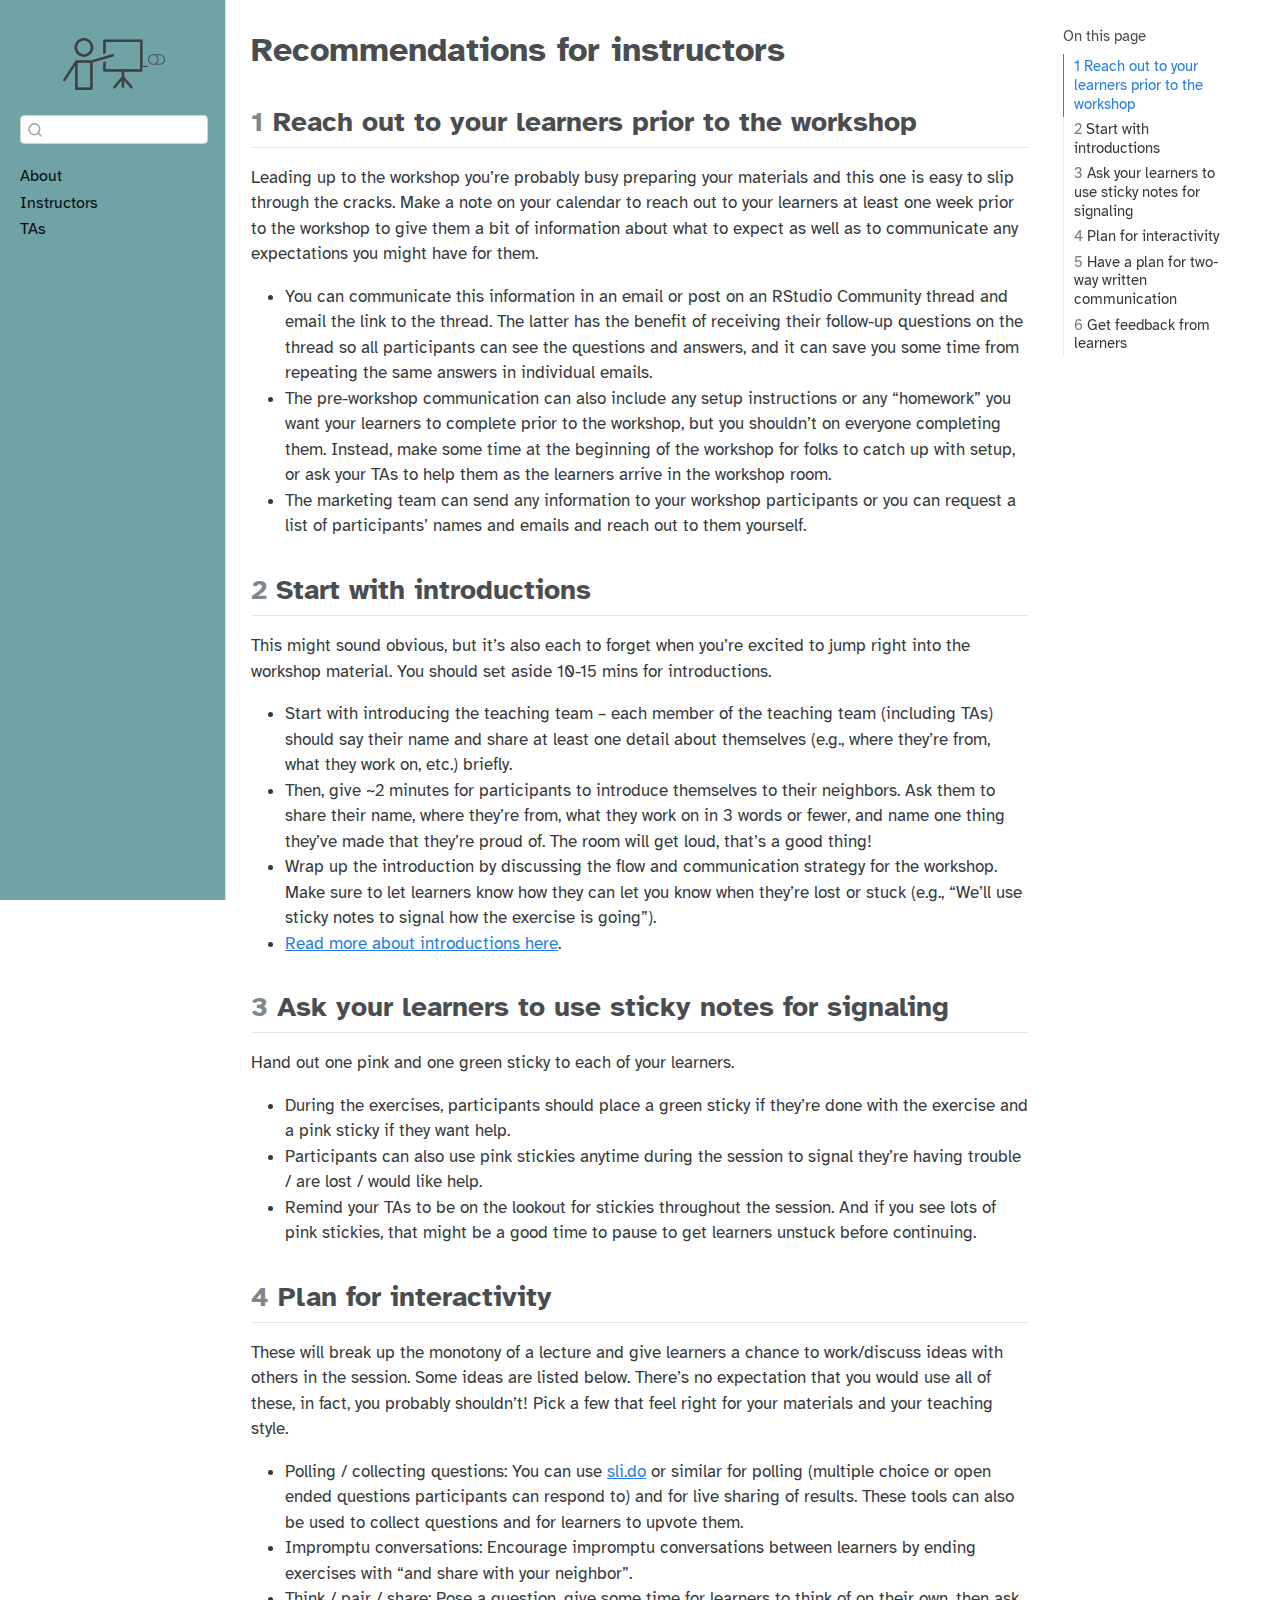
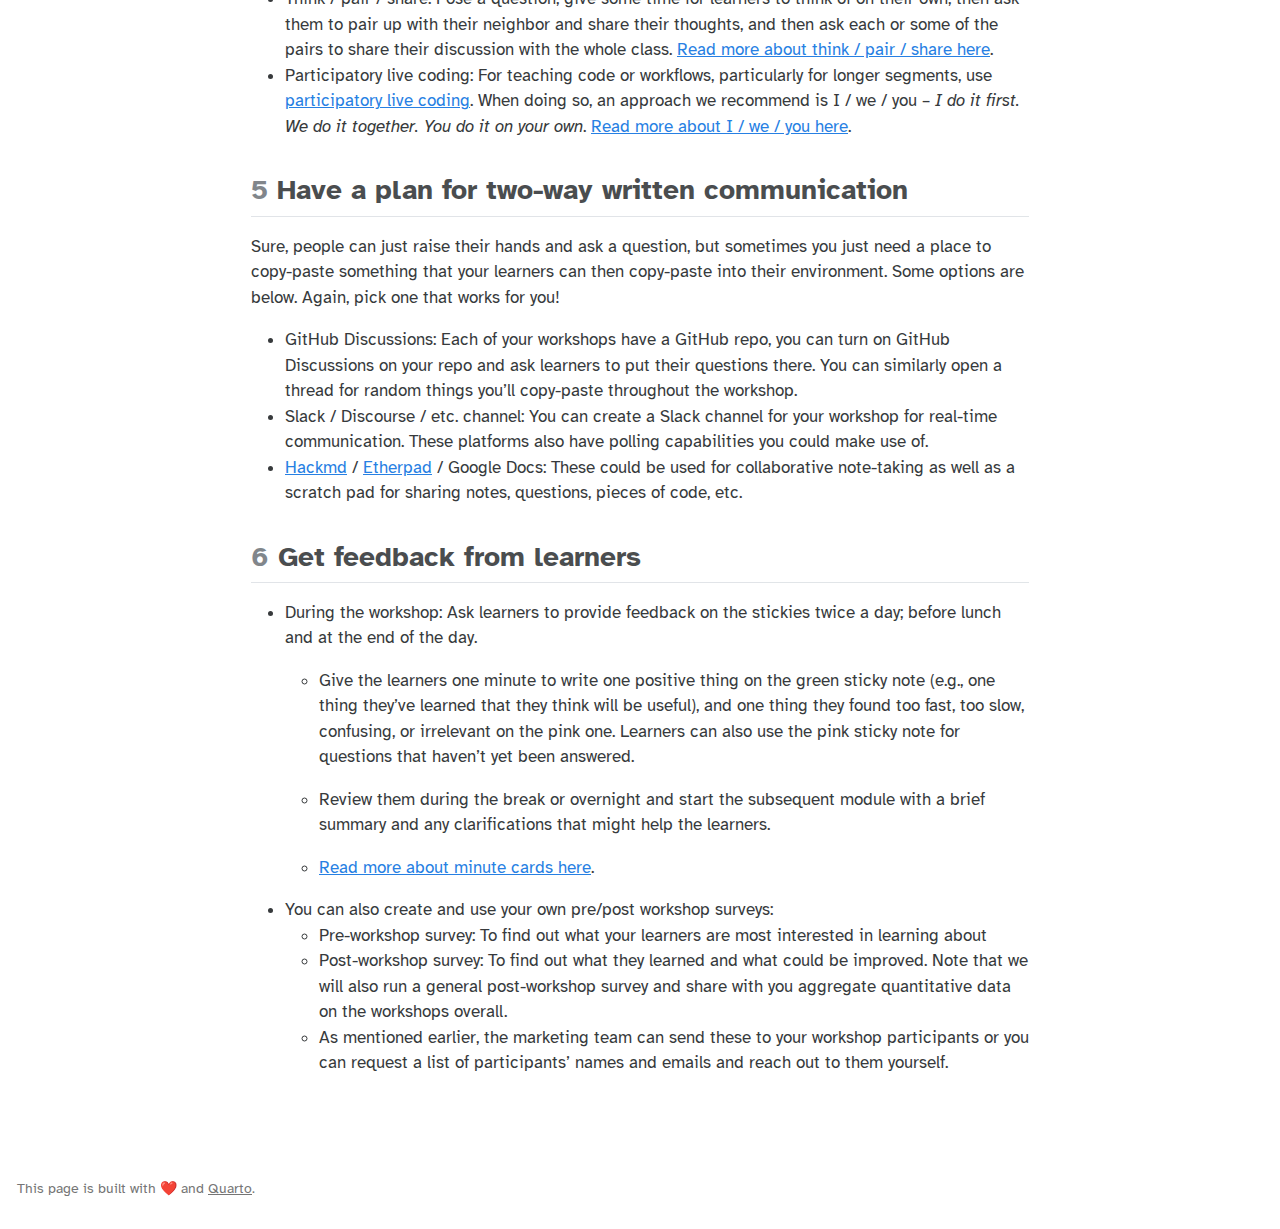
<file: instructors.html>
<!DOCTYPE html>
<html xmlns="http://www.w3.org/1999/xhtml" lang="en" xml:lang="en"><head>

<meta charset="utf-8">
<meta name="generator" content="quarto-0.9.358">

<meta name="viewport" content="width=device-width, initial-scale=1.0, user-scalable=yes">


<title>Good practices for running workshops - Recommendations for instructors</title>
<style>
code{white-space: pre-wrap;}
span.smallcaps{font-variant: small-caps;}
span.underline{text-decoration: underline;}
div.column{display: inline-block; vertical-align: top; width: 50%;}
div.hanging-indent{margin-left: 1.5em; text-indent: -1.5em;}
ul.task-list{list-style: none;}
</style>

<script src="site_libs/quarto-nav/quarto-nav.js"></script>
<script src="site_libs/clipboard/clipboard.min.js"></script>
<meta name="quarto:offset" content="./">
<script src="site_libs/quarto-search/autocomplete.umd.js"></script>
<script src="site_libs/quarto-search/fuse.min.js"></script>
<script src="site_libs/quarto-search/quarto-search.js"></script>
<script src="site_libs/quarto-html/quarto.js"></script>
<script src="site_libs/quarto-html/popper.min.js"></script>
<script src="site_libs/quarto-html/tippy.umd.min.js"></script>
<script src="site_libs/quarto-html/anchor.min.js"></script>
<link href="site_libs/quarto-html/tippy.css" rel="stylesheet">
<link class="quarto-color-scheme" id="quarto-text-highlighting-styles" href="site_libs/quarto-html/quarto-syntax-highlighting.css" rel="stylesheet">
<link class="quarto-color-scheme quarto-color-alternate" rel="prefetch" id="quarto-text-highlighting-styles" href="site_libs/quarto-html/quarto-syntax-highlighting-dark.css">
<script src="site_libs/bootstrap/bootstrap.min.js"></script>
<link href="site_libs/bootstrap/bootstrap-icons.css" rel="stylesheet">
<link class="quarto-color-scheme" href="site_libs/bootstrap/bootstrap.min.css" rel="stylesheet">
<link class="quarto-color-scheme quarto-color-alternate" rel="prefetch" href="site_libs/bootstrap/bootstrap-dark.min.css">
<script id="quarto-search-options" type="application/json">{
  "location": "sidebar",
  "copy-button": false,
  "collapse-after": 3,
  "panel-placement": "start",
  "type": "textbox",
  "limit": 20,
  "language": {
    "search-no-results-text": "No results",
    "search-matching-documents-text": "matching documents",
    "search-copy-link-title": "Copy link to search",
    "search-hide-matches-text": "Hide additional matches",
    "search-more-match-text": "more match in this document",
    "search-more-matches-text": "more matches in this document",
    "search-clear-button-title": "Clear",
    "search-detached-cancel-button-title": "Cancel",
    "search-submit-button-title": "Submit"
  }
}</script>


</head>

<body class="nav-sidebar docked">

<div id="quarto-search-results"></div>
  <header id="quarto-header" class="headroom fixed-top">
  <nav class="quarto-secondary-nav" data-bs-toggle="collapse" data-bs-target="#quarto-sidebar" aria-controls="quarto-sidebar" aria-expanded="false" aria-label="Toggle sidebar navigation" onclick="if (window.quartoToggleHeadroom) { window.quartoToggleHeadroom(); }">
    <div class="container-fluid d-flex justify-content-between">
      <h1 class="quarto-secondary-nav-title">Recommendations for instructors</h1>
      <button type="button" class="quarto-btn-toggle btn" aria-label="Show secondary navigation">
        <i class="bi bi-chevron-right"></i>
      </button>
    </div>
  </nav>
</header>
<!-- content -->
<div id="quarto-content" class="quarto-container page-columns page-rows-contents page-layout-article">
<!-- sidebar -->
  <nav id="quarto-sidebar" class="sidebar collapse sidebar-navigation docked overflow-auto">
    <div class="pt-lg-2 mt-2 text-center sidebar-header">
      <a href="./">
      <img src="./icon-training.png" alt="" class="sidebar-logo py-0 d-lg-inline d-none">
      </a>
      <div class="sidebar-tools-main">
  <a href="" class="quarto-color-scheme-toggle sidebar-tool" onclick="window.quartoToggleColorScheme(); return false;" title="Toggle dark mode"><i class="bi"></i></a>
</div>
      </div>
      <div class="mt-2 flex-shrink-0 align-items-center">
        <div class="sidebar-search">
        <div id="quarto-search" class="" title="Search"></div>
        </div>
      </div>
    <div class="sidebar-menu-container"> 
    <ul class="list-unstyled mt-1">
        <li class="sidebar-item">
  <div class="sidebar-item-container"> 
  <a href="./index.html" class="sidebar-item-text sidebar-link">About</a>
  </div>
</li>
        <li class="sidebar-item">
  <div class="sidebar-item-container"> 
  <a href="./instructors.html" class="sidebar-item-text sidebar-link active">Instructors</a>
  </div>
</li>
        <li class="sidebar-item">
  <div class="sidebar-item-container"> 
  <a href="./ta.html" class="sidebar-item-text sidebar-link">TAs</a>
  </div>
</li>
    </ul>
    </div>
</nav>
<!-- margin-sidebar -->
    <div id="quarto-margin-sidebar" class="sidebar margin-sidebar">
        <nav id="TOC" role="doc-toc">
    <h2 id="toc-title">On this page</h2>
   
  <ul>
  <li><a href="#reach-out-to-your-learners-prior-to-the-workshop" id="toc-reach-out-to-your-learners-prior-to-the-workshop" class="nav-link active" data-scroll-target="#reach-out-to-your-learners-prior-to-the-workshop"> <span class="header-section-number">1</span> Reach out to your learners prior to the workshop</a></li>
  <li><a href="#start-with-introductions" id="toc-start-with-introductions" class="nav-link" data-scroll-target="#start-with-introductions"> <span class="header-section-number">2</span> Start with introductions</a></li>
  <li><a href="#ask-your-learners-to-use-sticky-notes-for-signaling" id="toc-ask-your-learners-to-use-sticky-notes-for-signaling" class="nav-link" data-scroll-target="#ask-your-learners-to-use-sticky-notes-for-signaling"> <span class="header-section-number">3</span> Ask your learners to use sticky notes for signaling</a></li>
  <li><a href="#plan-for-interactivity" id="toc-plan-for-interactivity" class="nav-link" data-scroll-target="#plan-for-interactivity"> <span class="header-section-number">4</span> Plan for interactivity</a></li>
  <li><a href="#have-a-plan-for-two-way-written-communication" id="toc-have-a-plan-for-two-way-written-communication" class="nav-link" data-scroll-target="#have-a-plan-for-two-way-written-communication"> <span class="header-section-number">5</span> Have a plan for two-way written communication</a></li>
  <li><a href="#get-feedback-from-learners" id="toc-get-feedback-from-learners" class="nav-link" data-scroll-target="#get-feedback-from-learners"> <span class="header-section-number">6</span> Get feedback from learners</a></li>
  </ul>
</nav>
    </div>
<!-- main -->
<main class="content" id="quarto-document-content">

<header id="title-block-header" class="quarto-title-block default">
<div class="quarto-title">
<h1 class="title d-none d-lg-block">Recommendations for instructors</h1>
</div>





<div class="quarto-title-meta">

    
    
  </div>
  

</header>

<section id="reach-out-to-your-learners-prior-to-the-workshop" class="level2" data-number="1">
<h2 data-number="1" class="anchored" data-anchor-id="reach-out-to-your-learners-prior-to-the-workshop"><span class="header-section-number">1</span> Reach out to your learners prior to the workshop</h2>
<p>Leading up to the workshop you’re probably busy preparing your materials and this one is easy to slip through the cracks. Make a note on your calendar to reach out to your learners at least one week prior to the workshop to give them a bit of information about what to expect as well as to communicate any expectations you might have for them.</p>
<ul>
<li>You can communicate this information in an email or post on an RStudio Community thread and email the link to the thread. The latter has the benefit of receiving their follow-up questions on the thread so all participants can see the questions and answers, and it can save you some time from repeating the same answers in individual emails.</li>
<li>The pre-workshop communication can also include any setup instructions or any “homework” you want your learners to complete prior to the workshop, but you shouldn’t on everyone completing them. Instead, make some time at the beginning of the workshop for folks to catch up with setup, or ask your TAs to help them as the learners arrive in the workshop room.</li>
<li>The marketing team can send any information to your workshop participants or you can request a list of participants’ names and emails and reach out to them yourself.</li>
</ul>
</section>
<section id="start-with-introductions" class="level2" data-number="2">
<h2 data-number="2" class="anchored" data-anchor-id="start-with-introductions"><span class="header-section-number">2</span> Start with introductions</h2>
<p>This might sound obvious, but it’s also each to forget when you’re excited to jump right into the workshop material. You should set aside 10-15 mins for introductions.</p>
<ul>
<li>Start with introducing the teaching team – each member of the teaching team (including TAs) should say their name and share at least one detail about themselves (e.g., where they’re from, what they work on, etc.) briefly.</li>
<li>Then, give ~2 minutes for participants to introduce themselves to their neighbors. Ask them to share their name, where they’re from, what they work on in 3 words or fewer, and name one thing they’ve made that they’re proud of. The room will get loud, that’s a good thing!</li>
<li>Wrap up the introduction by discussing the flow and communication strategy for the workshop. Make sure to let learners know how they can let you know when they’re lost or stuck (e.g., “We’ll use sticky notes to signal how the exercise is going”).</li>
<li><a href="https://github.com/tracykteal/instructors-introduction">Read more about introductions here</a>.</li>
</ul>
</section>
<section id="ask-your-learners-to-use-sticky-notes-for-signaling" class="level2" data-number="3">
<h2 data-number="3" class="anchored" data-anchor-id="ask-your-learners-to-use-sticky-notes-for-signaling"><span class="header-section-number">3</span> Ask your learners to use sticky notes for signaling</h2>
<p>Hand out one pink and one green sticky to each of your learners.</p>
<ul>
<li>During the exercises, participants should place a green sticky if they’re done with the exercise and a pink sticky if they want help.</li>
<li>Participants can also use pink stickies anytime during the session to signal they’re having trouble / are lost / would like help.</li>
<li>Remind your TAs to be on the lookout for stickies throughout the session. And if you see lots of pink stickies, that might be a good time to pause to get learners unstuck before continuing.</li>
</ul>
</section>
<section id="plan-for-interactivity" class="level2" data-number="4">
<h2 data-number="4" class="anchored" data-anchor-id="plan-for-interactivity"><span class="header-section-number">4</span> Plan for interactivity</h2>
<p>These will break up the monotony of a lecture and give learners a chance to work/discuss ideas with others in the session. Some ideas are listed below. There’s no expectation that you would use all of these, in fact, you probably shouldn’t! Pick a few that feel right for your materials and your teaching style.</p>
<ul>
<li>Polling / collecting questions: You can use <a href="sli.do">sli.do</a> or similar for polling (multiple choice or open ended questions participants can respond to) and for live sharing of results. These tools can also be used to collect questions and for learners to upvote them.</li>
<li>Impromptu conversations: Encourage impromptu conversations between learners by ending exercises with “and share with your neighbor”.</li>
<li>Think / pair / share: Pose a question, give some time for learners to think of on their own, then ask them to pair up with their neighbor and share their thoughts, and then ask each or some of the pairs to share their discussion with the whole class. <a href="https://learninginnovation.duke.edu/blog/2017/08/fine-tuning-think-pair-share/">Read more about think / pair / share here</a>.</li>
<li>Participatory live coding: For teaching code or workflows, particularly for longer segments, use <a href="https://carpentries.github.io/instructor-training/17-live/index.html">participatory live coding</a>. When doing so, an approach we recommend is I / we / you – <em>I do it first. We do it together. You do it on your own</em>. <a href="https://classteaching.wordpress.com/2018/12/05/i-we-you-a-simple-approach-to-modelling/">Read more about I / we / you here</a>.</li>
</ul>
</section>
<section id="have-a-plan-for-two-way-written-communication" class="level2" data-number="5">
<h2 data-number="5" class="anchored" data-anchor-id="have-a-plan-for-two-way-written-communication"><span class="header-section-number">5</span> Have a plan for two-way written communication</h2>
<p>Sure, people can just raise their hands and ask a question, but sometimes you just need a place to copy-paste something that your learners can then copy-paste into their environment. Some options are below. Again, pick one that works for you!</p>
<ul>
<li>GitHub Discussions: Each of your workshops have a GitHub repo, you can turn on GitHub Discussions on your repo and ask learners to put their questions there. You can similarly open a thread for random things you’ll copy-paste throughout the workshop.</li>
<li>Slack / Discourse / etc. channel: You can create a Slack channel for your workshop for real-time communication. These platforms also have polling capabilities you could make use of.</li>
<li><a href="https://hackmd.io/">Hackmd</a> / <a href="https://etherpad.org/">Etherpad</a> / Google Docs: These could be used for collaborative note-taking as well as a scratch pad for sharing notes, questions, pieces of code, etc.</li>
</ul>
</section>
<section id="get-feedback-from-learners" class="level2" data-number="6">
<h2 data-number="6" class="anchored" data-anchor-id="get-feedback-from-learners"><span class="header-section-number">6</span> Get feedback from learners</h2>
<ul>
<li>During the workshop: Ask learners to provide feedback on the stickies twice a day; before lunch and at the end of the day.
<ul>
<li><p>Give the learners one minute to write one positive thing on the green sticky note (e.g., one thing they’ve learned that they think will be useful), and one thing they found too fast, too slow, confusing, or irrelevant on the pink one. Learners can also use the pink sticky note for questions that haven’t yet been answered.</p></li>
<li><p>Review them during the break or overnight and start the subsequent module with a brief summary and any clarifications that might help the learners.</p></li>
<li><p><a href="http://swcarpentry.github.io/swc-releases/2017.02/instructor-training/15-practices/">Read more about minute cards here</a>.</p></li>
</ul></li>
<li>You can also create and use your own pre/post workshop surveys:
<ul>
<li>Pre-workshop survey: To find out what your learners are most interested in learning about</li>
<li>Post-workshop survey: To find out what they learned and what could be improved. Note that we will also run a general post-workshop survey and share with you aggregate quantitative data on the workshops overall.</li>
<li>As mentioned earlier, the marketing team can send these to your workshop participants or you can request a list of participants’ names and emails and reach out to them yourself.</li>
</ul></li>
</ul>


</section>

</main> <!-- /main -->
<script id="quarto-html-after-body" type="application/javascript">
window.document.addEventListener("DOMContentLoaded", function (event) {
  const disableStylesheet = (stylesheets) => {
    for (let i=0; i < stylesheets.length; i++) {
      const stylesheet = stylesheets[i];
      stylesheet.rel = 'prefetch';
    }
  }
  const enableStylesheet = (stylesheets) => {
    for (let i=0; i < stylesheets.length; i++) {
      const stylesheet = stylesheets[i];
      stylesheet.rel = 'stylesheet';
    }
  }
  const manageTransitions = (selector, allowTransitions) => {
    const els = window.document.querySelectorAll(selector);
    for (let i=0; i < els.length; i++) {
      const el = els[i];
      if (allowTransitions) {
        el.classList.remove('notransition');
      } else {
        el.classList.add('notransition');
      }
    }
  }
  const toggleColorMode = (alternate) => {
    // Switch the stylesheets
    const alternateStylesheets = window.document.querySelectorAll('link.quarto-color-scheme.quarto-color-alternate');
    manageTransitions('#quarto-margin-sidebar .nav-link', false);
    if (alternate) {
      enableStylesheet(alternateStylesheets);
    } else {
      disableStylesheet(alternateStylesheets);
    }
    manageTransitions('#quarto-margin-sidebar .nav-link', true);
    // Switch the toggles
    const toggles = window.document.querySelectorAll('.quarto-color-scheme-toggle');
    for (let i=0; i < toggles.length; i++) {
      const toggle = toggles[i];
      if (toggle) {
        if (alternate) {
          toggle.classList.add("alternate");     
        } else {
          toggle.classList.remove("alternate");
        }
      }
    }
  }
  const isFileUrl = () => { 
    return window.location.protocol === 'file:';
  }
  const hasAlternateSentinel = () => {  
    let styleSentinel = getColorSchemeSentinel();
    if (styleSentinel !== null) {
      return styleSentinel === "alternate";
    } else {
      return false;
    }
  }
  const setStyleSentinel = (alternate) => {
    const value = alternate ? "alternate" : "default";
    if (!isFileUrl()) {
      window.localStorage.setItem("quarto-color-scheme", value);
    } else {
      localAlternateSentinel = value;
    }
  }
  const getColorSchemeSentinel = () => {
    if (!isFileUrl()) {
      const storageValue = window.localStorage.getItem("quarto-color-scheme");
      return storageValue != null ? storageValue : localAlternateSentinel;
    } else {
      return localAlternateSentinel;
    }
  }
  let localAlternateSentinel = 'default';
  // Dark / light mode switch
  window.quartoToggleColorScheme = () => {
    // Read the current dark / light value 
    let toAlternate = !hasAlternateSentinel();
    toggleColorMode(toAlternate);
    setStyleSentinel(toAlternate);
  };
  // Ensure there is a toggle, if there isn't float one in the top right
  if (window.document.querySelector('.quarto-color-scheme-toggle') === null) {
    const a = window.document.createElement('a');
    a.classList.add('top-right');
    a.classList.add('quarto-color-scheme-toggle');
    a.href = "";
    a.onclick = function() { try { window.quartoToggleColorScheme(); } catch {} return false; };
    const i = window.document.createElement("i");
    i.classList.add('bi');
    a.appendChild(i);
    window.document.body.appendChild(a);
  }
  // Switch to dark mode if need be
  if (hasAlternateSentinel()) {
    toggleColorMode(true);
  } 
  const icon = "";
  const anchorJS = new window.AnchorJS();
  anchorJS.options = {
    placement: 'right',
    icon: icon
  };
  anchorJS.add('.anchored');
  const clipboard = new window.ClipboardJS('.code-copy-button', {
    target: function(trigger) {
      return trigger.previousElementSibling;
    }
  });
  clipboard.on('success', function(e) {
    // button target
    const button = e.trigger;
    // don't keep focus
    button.blur();
    // flash "checked"
    button.classList.add('code-copy-button-checked');
    var currentTitle = button.getAttribute("title");
    button.setAttribute("title", "Copied!");
    setTimeout(function() {
      button.setAttribute("title", currentTitle);
      button.classList.remove('code-copy-button-checked');
    }, 1000);
    // clear code selection
    e.clearSelection();
  });
  function tippyHover(el, contentFn) {
    const config = {
      allowHTML: true,
      content: contentFn,
      maxWidth: 500,
      delay: 100,
      arrow: false,
      appendTo: function(el) {
          return el.parentElement;
      },
      interactive: true,
      interactiveBorder: 10,
      theme: 'quarto',
      placement: 'bottom-start'
    };
    window.tippy(el, config); 
  }
  const noterefs = window.document.querySelectorAll('a[role="doc-noteref"]');
  for (var i=0; i<noterefs.length; i++) {
    const ref = noterefs[i];
    tippyHover(ref, function() {
      let href = ref.getAttribute('href');
      try { href = new URL(href).hash; } catch {}
      const id = href.replace(/^#\/?/, "");
      const note = window.document.getElementById(id);
      return note.innerHTML;
    });
  }
  var bibliorefs = window.document.querySelectorAll('a[role="doc-biblioref"]');
  for (var i=0; i<bibliorefs.length; i++) {
    const ref = bibliorefs[i];
    const cites = ref.parentNode.getAttribute('data-cites').split(' ');
    tippyHover(ref, function() {
      var popup = window.document.createElement('div');
      cites.forEach(function(cite) {
        var citeDiv = window.document.createElement('div');
        citeDiv.classList.add('hanging-indent');
        citeDiv.classList.add('csl-entry');
        var biblioDiv = window.document.getElementById('ref-' + cite);
        if (biblioDiv) {
          citeDiv.innerHTML = biblioDiv.innerHTML;
        }
        popup.appendChild(citeDiv);
      });
      return popup.innerHTML;
    });
  }
});
</script>
</div> <!-- /content -->
<footer class="footer">
  <div class="nav-footer">
    <div class="nav-footer-left">This page is built with ❤️ and <a href="https://quarto.org/">Quarto</a>.</div>   
  </div>
</footer>



</body></html>
</file>
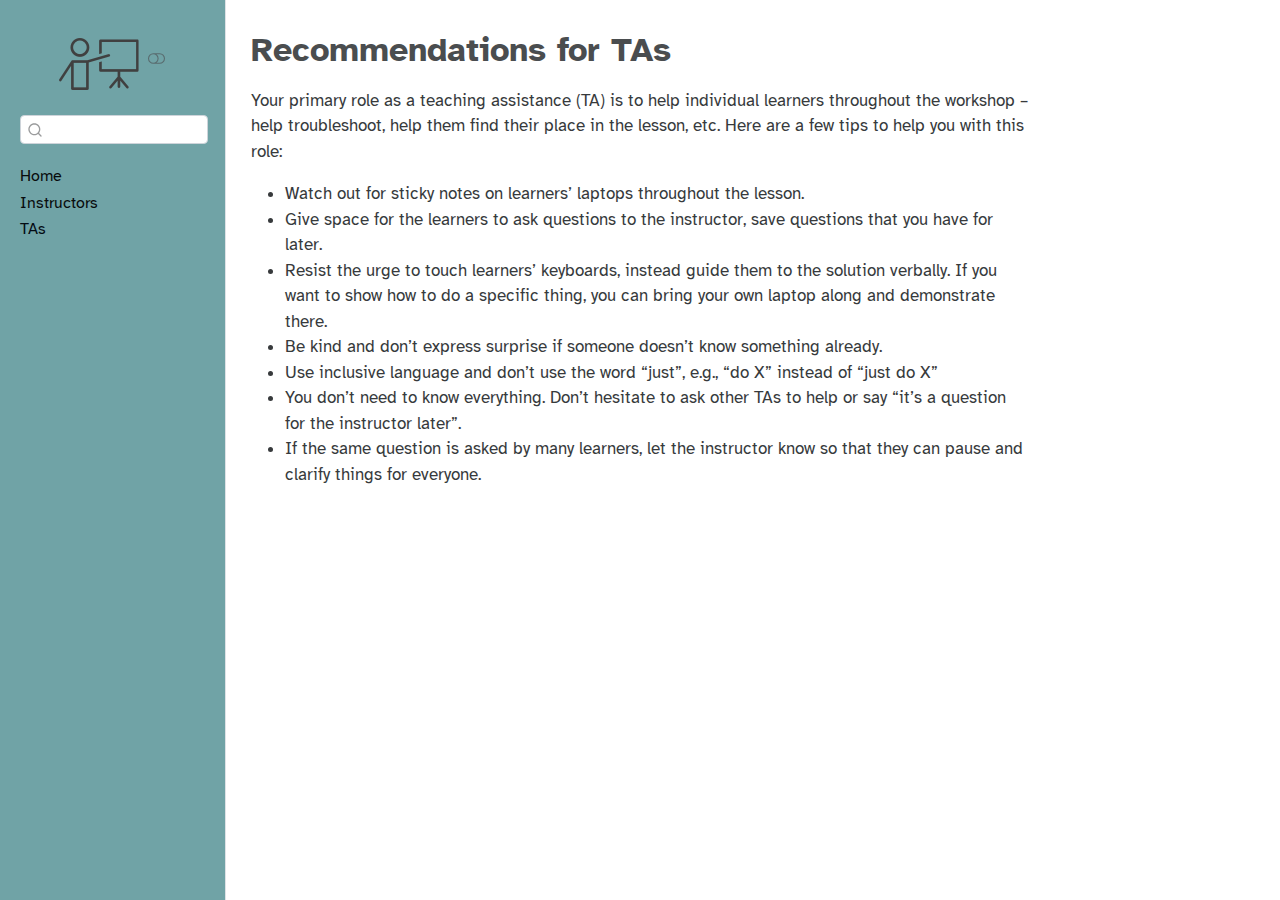
<file: ta.html>
<!DOCTYPE html>
<html xmlns="http://www.w3.org/1999/xhtml" lang="en" xml:lang="en"><head>

<meta charset="utf-8">
<meta name="generator" content="quarto-1.3.433">

<meta name="viewport" content="width=device-width, initial-scale=1.0, user-scalable=yes">


<title>Good practices for running workshops - Recommendations for TAs</title>
<style>
code{white-space: pre-wrap;}
span.smallcaps{font-variant: small-caps;}
div.columns{display: flex; gap: min(4vw, 1.5em);}
div.column{flex: auto; overflow-x: auto;}
div.hanging-indent{margin-left: 1.5em; text-indent: -1.5em;}
ul.task-list{list-style: none;}
ul.task-list li input[type="checkbox"] {
  width: 0.8em;
  margin: 0 0.8em 0.2em -1em; /* quarto-specific, see https://github.com/quarto-dev/quarto-cli/issues/4556 */ 
  vertical-align: middle;
}
</style>


<script src="site_libs/quarto-nav/quarto-nav.js"></script>
<script src="site_libs/clipboard/clipboard.min.js"></script>
<script src="site_libs/quarto-search/autocomplete.umd.js"></script>
<script src="site_libs/quarto-search/fuse.min.js"></script>
<script src="site_libs/quarto-search/quarto-search.js"></script>
<meta name="quarto:offset" content="./">
<link href="./icon-training.png" rel="icon" type="image/png">
<script src="site_libs/quarto-html/quarto.js"></script>
<script src="site_libs/quarto-html/popper.min.js"></script>
<script src="site_libs/quarto-html/tippy.umd.min.js"></script>
<script src="site_libs/quarto-html/anchor.min.js"></script>
<link href="site_libs/quarto-html/tippy.css" rel="stylesheet">
<link href="site_libs/quarto-html/quarto-syntax-highlighting.css" rel="stylesheet" class="quarto-color-scheme" id="quarto-text-highlighting-styles">
<link href="site_libs/quarto-html/quarto-syntax-highlighting-dark.css" rel="prefetch" class="quarto-color-scheme quarto-color-alternate" id="quarto-text-highlighting-styles">
<script src="site_libs/bootstrap/bootstrap.min.js"></script>
<link href="site_libs/bootstrap/bootstrap-icons.css" rel="stylesheet">
<link href="site_libs/bootstrap/bootstrap.min.css" rel="stylesheet" class="quarto-color-scheme" id="quarto-bootstrap" data-mode="light">
<link href="site_libs/bootstrap/bootstrap-dark.min.css" rel="prefetch" class="quarto-color-scheme quarto-color-alternate" id="quarto-bootstrap" data-mode="dark">
<script id="quarto-search-options" type="application/json">{
  "location": "sidebar",
  "copy-button": false,
  "collapse-after": 3,
  "panel-placement": "start",
  "type": "textbox",
  "limit": 20,
  "language": {
    "search-no-results-text": "No results",
    "search-matching-documents-text": "matching documents",
    "search-copy-link-title": "Copy link to search",
    "search-hide-matches-text": "Hide additional matches",
    "search-more-match-text": "more match in this document",
    "search-more-matches-text": "more matches in this document",
    "search-clear-button-title": "Clear",
    "search-detached-cancel-button-title": "Cancel",
    "search-submit-button-title": "Submit",
    "search-label": "Search"
  }
}</script>


</head>

<body class="nav-sidebar docked">

<div id="quarto-search-results"></div>
  <header id="quarto-header" class="headroom fixed-top">
  <nav class="quarto-secondary-nav">
    <div class="container-fluid d-flex">
      <button type="button" class="quarto-btn-toggle btn" data-bs-toggle="collapse" data-bs-target="#quarto-sidebar,#quarto-sidebar-glass" aria-controls="quarto-sidebar" aria-expanded="false" aria-label="Toggle sidebar navigation" onclick="if (window.quartoToggleHeadroom) { window.quartoToggleHeadroom(); }">
        <i class="bi bi-layout-text-sidebar-reverse"></i>
      </button>
      <nav class="quarto-page-breadcrumbs" aria-label="breadcrumb"><ol class="breadcrumb"><li class="breadcrumb-item"><a href="./ta.html">TAs</a></li></ol></nav>
      <a class="flex-grow-1" role="button" data-bs-toggle="collapse" data-bs-target="#quarto-sidebar,#quarto-sidebar-glass" aria-controls="quarto-sidebar" aria-expanded="false" aria-label="Toggle sidebar navigation" onclick="if (window.quartoToggleHeadroom) { window.quartoToggleHeadroom(); }">      
      </a>
      <button type="button" class="btn quarto-search-button" aria-label="" onclick="window.quartoOpenSearch();">
        <i class="bi bi-search"></i>
      </button>
    </div>
  </nav>
</header>
<!-- content -->
<div id="quarto-content" class="quarto-container page-columns page-rows-contents page-layout-article">
<!-- sidebar -->
  <nav id="quarto-sidebar" class="sidebar collapse collapse-horizontal sidebar-navigation docked overflow-auto">
    <div class="pt-lg-2 mt-2 text-center sidebar-header">
      <a href="./index.html" class="sidebar-logo-link">
      <img src="./icon-training.png" alt="" class="sidebar-logo py-0 d-lg-inline d-none">
      </a>
      <div class="sidebar-tools-main">
  <a href="" class="quarto-color-scheme-toggle quarto-navigation-tool  px-1" onclick="window.quartoToggleColorScheme(); return false;" title="Toggle dark mode"><i class="bi"></i></a>
</div>
      </div>
        <div class="mt-2 flex-shrink-0 align-items-center">
        <div class="sidebar-search">
        <div id="quarto-search" class="" title="Search"></div>
        </div>
        </div>
    <div class="sidebar-menu-container"> 
    <ul class="list-unstyled mt-1">
        <li class="sidebar-item">
  <div class="sidebar-item-container"> 
  <a href="./index.html" class="sidebar-item-text sidebar-link">
 <span class="menu-text">Home</span></a>
  </div>
</li>
        <li class="sidebar-item">
  <div class="sidebar-item-container"> 
  <a href="./instructor.html" class="sidebar-item-text sidebar-link">
 <span class="menu-text">Instructors</span></a>
  </div>
</li>
        <li class="sidebar-item">
  <div class="sidebar-item-container"> 
  <a href="./ta.html" class="sidebar-item-text sidebar-link active">
 <span class="menu-text">TAs</span></a>
  </div>
</li>
    </ul>
    </div>
</nav>
<div id="quarto-sidebar-glass" data-bs-toggle="collapse" data-bs-target="#quarto-sidebar,#quarto-sidebar-glass"></div>
<!-- margin-sidebar -->
    <div id="quarto-margin-sidebar" class="sidebar margin-sidebar">
        
    </div>
<!-- main -->
<main class="content" id="quarto-document-content">

<header id="title-block-header" class="quarto-title-block default">
<div class="quarto-title">
<h1 class="title">Recommendations for TAs</h1>
</div>



<div class="quarto-title-meta">

    
  
    
  </div>
  

</header>

<p>Your primary role as a teaching assistance (TA) is to help individual learners throughout the workshop – help troubleshoot, help them find their place in the lesson, etc. Here are a few tips to help you with this role:</p>
<ul>
<li>Watch out for sticky notes on learners’ laptops throughout the lesson.</li>
<li>Give space for the learners to ask questions to the instructor, save questions that you have for later.</li>
<li>Resist the urge to touch learners’ keyboards, instead guide them to the solution verbally. If you want to show how to do a specific thing, you can bring your own laptop along and demonstrate there.</li>
<li>Be kind and don’t express surprise if someone doesn’t know something already.</li>
<li>Use inclusive language and don’t use the word “just”, e.g., “do X” instead of “just do X”</li>
<li>You don’t need to know everything. Don’t hesitate to ask other TAs to help or say “it’s a question for the instructor later”.</li>
<li>If the same question is asked by many learners, let the instructor know so that they can pause and clarify things for everyone.</li>
</ul>



</main> <!-- /main -->
<script id="quarto-html-after-body" type="application/javascript">
window.document.addEventListener("DOMContentLoaded", function (event) {
  const toggleBodyColorMode = (bsSheetEl) => {
    const mode = bsSheetEl.getAttribute("data-mode");
    const bodyEl = window.document.querySelector("body");
    if (mode === "dark") {
      bodyEl.classList.add("quarto-dark");
      bodyEl.classList.remove("quarto-light");
    } else {
      bodyEl.classList.add("quarto-light");
      bodyEl.classList.remove("quarto-dark");
    }
  }
  const toggleBodyColorPrimary = () => {
    const bsSheetEl = window.document.querySelector("link#quarto-bootstrap");
    if (bsSheetEl) {
      toggleBodyColorMode(bsSheetEl);
    }
  }
  toggleBodyColorPrimary();  
  const disableStylesheet = (stylesheets) => {
    for (let i=0; i < stylesheets.length; i++) {
      const stylesheet = stylesheets[i];
      stylesheet.rel = 'prefetch';
    }
  }
  const enableStylesheet = (stylesheets) => {
    for (let i=0; i < stylesheets.length; i++) {
      const stylesheet = stylesheets[i];
      stylesheet.rel = 'stylesheet';
    }
  }
  const manageTransitions = (selector, allowTransitions) => {
    const els = window.document.querySelectorAll(selector);
    for (let i=0; i < els.length; i++) {
      const el = els[i];
      if (allowTransitions) {
        el.classList.remove('notransition');
      } else {
        el.classList.add('notransition');
      }
    }
  }
  const toggleColorMode = (alternate) => {
    // Switch the stylesheets
    const alternateStylesheets = window.document.querySelectorAll('link.quarto-color-scheme.quarto-color-alternate');
    manageTransitions('#quarto-margin-sidebar .nav-link', false);
    if (alternate) {
      enableStylesheet(alternateStylesheets);
      for (const sheetNode of alternateStylesheets) {
        if (sheetNode.id === "quarto-bootstrap") {
          toggleBodyColorMode(sheetNode);
        }
      }
    } else {
      disableStylesheet(alternateStylesheets);
      toggleBodyColorPrimary();
    }
    manageTransitions('#quarto-margin-sidebar .nav-link', true);
    // Switch the toggles
    const toggles = window.document.querySelectorAll('.quarto-color-scheme-toggle');
    for (let i=0; i < toggles.length; i++) {
      const toggle = toggles[i];
      if (toggle) {
        if (alternate) {
          toggle.classList.add("alternate");     
        } else {
          toggle.classList.remove("alternate");
        }
      }
    }
    // Hack to workaround the fact that safari doesn't
    // properly recolor the scrollbar when toggling (#1455)
    if (navigator.userAgent.indexOf('Safari') > 0 && navigator.userAgent.indexOf('Chrome') == -1) {
      manageTransitions("body", false);
      window.scrollTo(0, 1);
      setTimeout(() => {
        window.scrollTo(0, 0);
        manageTransitions("body", true);
      }, 40);  
    }
  }
  const isFileUrl = () => { 
    return window.location.protocol === 'file:';
  }
  const hasAlternateSentinel = () => {  
    let styleSentinel = getColorSchemeSentinel();
    if (styleSentinel !== null) {
      return styleSentinel === "alternate";
    } else {
      return false;
    }
  }
  const setStyleSentinel = (alternate) => {
    const value = alternate ? "alternate" : "default";
    if (!isFileUrl()) {
      window.localStorage.setItem("quarto-color-scheme", value);
    } else {
      localAlternateSentinel = value;
    }
  }
  const getColorSchemeSentinel = () => {
    if (!isFileUrl()) {
      const storageValue = window.localStorage.getItem("quarto-color-scheme");
      return storageValue != null ? storageValue : localAlternateSentinel;
    } else {
      return localAlternateSentinel;
    }
  }
  let localAlternateSentinel = 'default';
  // Dark / light mode switch
  window.quartoToggleColorScheme = () => {
    // Read the current dark / light value 
    let toAlternate = !hasAlternateSentinel();
    toggleColorMode(toAlternate);
    setStyleSentinel(toAlternate);
  };
  // Ensure there is a toggle, if there isn't float one in the top right
  if (window.document.querySelector('.quarto-color-scheme-toggle') === null) {
    const a = window.document.createElement('a');
    a.classList.add('top-right');
    a.classList.add('quarto-color-scheme-toggle');
    a.href = "";
    a.onclick = function() { try { window.quartoToggleColorScheme(); } catch {} return false; };
    const i = window.document.createElement("i");
    i.classList.add('bi');
    a.appendChild(i);
    window.document.body.appendChild(a);
  }
  // Switch to dark mode if need be
  if (hasAlternateSentinel()) {
    toggleColorMode(true);
  } else {
    toggleColorMode(false);
  }
  const icon = "";
  const anchorJS = new window.AnchorJS();
  anchorJS.options = {
    placement: 'right',
    icon: icon
  };
  anchorJS.add('.anchored');
  const isCodeAnnotation = (el) => {
    for (const clz of el.classList) {
      if (clz.startsWith('code-annotation-')) {                     
        return true;
      }
    }
    return false;
  }
  const clipboard = new window.ClipboardJS('.code-copy-button', {
    text: function(trigger) {
      const codeEl = trigger.previousElementSibling.cloneNode(true);
      for (const childEl of codeEl.children) {
        if (isCodeAnnotation(childEl)) {
          childEl.remove();
        }
      }
      return codeEl.innerText;
    }
  });
  clipboard.on('success', function(e) {
    // button target
    const button = e.trigger;
    // don't keep focus
    button.blur();
    // flash "checked"
    button.classList.add('code-copy-button-checked');
    var currentTitle = button.getAttribute("title");
    button.setAttribute("title", "Copied!");
    let tooltip;
    if (window.bootstrap) {
      button.setAttribute("data-bs-toggle", "tooltip");
      button.setAttribute("data-bs-placement", "left");
      button.setAttribute("data-bs-title", "Copied!");
      tooltip = new bootstrap.Tooltip(button, 
        { trigger: "manual", 
          customClass: "code-copy-button-tooltip",
          offset: [0, -8]});
      tooltip.show();    
    }
    setTimeout(function() {
      if (tooltip) {
        tooltip.hide();
        button.removeAttribute("data-bs-title");
        button.removeAttribute("data-bs-toggle");
        button.removeAttribute("data-bs-placement");
      }
      button.setAttribute("title", currentTitle);
      button.classList.remove('code-copy-button-checked');
    }, 1000);
    // clear code selection
    e.clearSelection();
  });
  function tippyHover(el, contentFn) {
    const config = {
      allowHTML: true,
      content: contentFn,
      maxWidth: 500,
      delay: 100,
      arrow: false,
      appendTo: function(el) {
          return el.parentElement;
      },
      interactive: true,
      interactiveBorder: 10,
      theme: 'quarto',
      placement: 'bottom-start'
    };
    window.tippy(el, config); 
  }
  const noterefs = window.document.querySelectorAll('a[role="doc-noteref"]');
  for (var i=0; i<noterefs.length; i++) {
    const ref = noterefs[i];
    tippyHover(ref, function() {
      // use id or data attribute instead here
      let href = ref.getAttribute('data-footnote-href') || ref.getAttribute('href');
      try { href = new URL(href).hash; } catch {}
      const id = href.replace(/^#\/?/, "");
      const note = window.document.getElementById(id);
      return note.innerHTML;
    });
  }
      let selectedAnnoteEl;
      const selectorForAnnotation = ( cell, annotation) => {
        let cellAttr = 'data-code-cell="' + cell + '"';
        let lineAttr = 'data-code-annotation="' +  annotation + '"';
        const selector = 'span[' + cellAttr + '][' + lineAttr + ']';
        return selector;
      }
      const selectCodeLines = (annoteEl) => {
        const doc = window.document;
        const targetCell = annoteEl.getAttribute("data-target-cell");
        const targetAnnotation = annoteEl.getAttribute("data-target-annotation");
        const annoteSpan = window.document.querySelector(selectorForAnnotation(targetCell, targetAnnotation));
        const lines = annoteSpan.getAttribute("data-code-lines").split(",");
        const lineIds = lines.map((line) => {
          return targetCell + "-" + line;
        })
        let top = null;
        let height = null;
        let parent = null;
        if (lineIds.length > 0) {
            //compute the position of the single el (top and bottom and make a div)
            const el = window.document.getElementById(lineIds[0]);
            top = el.offsetTop;
            height = el.offsetHeight;
            parent = el.parentElement.parentElement;
          if (lineIds.length > 1) {
            const lastEl = window.document.getElementById(lineIds[lineIds.length - 1]);
            const bottom = lastEl.offsetTop + lastEl.offsetHeight;
            height = bottom - top;
          }
          if (top !== null && height !== null && parent !== null) {
            // cook up a div (if necessary) and position it 
            let div = window.document.getElementById("code-annotation-line-highlight");
            if (div === null) {
              div = window.document.createElement("div");
              div.setAttribute("id", "code-annotation-line-highlight");
              div.style.position = 'absolute';
              parent.appendChild(div);
            }
            div.style.top = top - 2 + "px";
            div.style.height = height + 4 + "px";
            let gutterDiv = window.document.getElementById("code-annotation-line-highlight-gutter");
            if (gutterDiv === null) {
              gutterDiv = window.document.createElement("div");
              gutterDiv.setAttribute("id", "code-annotation-line-highlight-gutter");
              gutterDiv.style.position = 'absolute';
              const codeCell = window.document.getElementById(targetCell);
              const gutter = codeCell.querySelector('.code-annotation-gutter');
              gutter.appendChild(gutterDiv);
            }
            gutterDiv.style.top = top - 2 + "px";
            gutterDiv.style.height = height + 4 + "px";
          }
          selectedAnnoteEl = annoteEl;
        }
      };
      const unselectCodeLines = () => {
        const elementsIds = ["code-annotation-line-highlight", "code-annotation-line-highlight-gutter"];
        elementsIds.forEach((elId) => {
          const div = window.document.getElementById(elId);
          if (div) {
            div.remove();
          }
        });
        selectedAnnoteEl = undefined;
      };
      // Attach click handler to the DT
      const annoteDls = window.document.querySelectorAll('dt[data-target-cell]');
      for (const annoteDlNode of annoteDls) {
        annoteDlNode.addEventListener('click', (event) => {
          const clickedEl = event.target;
          if (clickedEl !== selectedAnnoteEl) {
            unselectCodeLines();
            const activeEl = window.document.querySelector('dt[data-target-cell].code-annotation-active');
            if (activeEl) {
              activeEl.classList.remove('code-annotation-active');
            }
            selectCodeLines(clickedEl);
            clickedEl.classList.add('code-annotation-active');
          } else {
            // Unselect the line
            unselectCodeLines();
            clickedEl.classList.remove('code-annotation-active');
          }
        });
      }
  const findCites = (el) => {
    const parentEl = el.parentElement;
    if (parentEl) {
      const cites = parentEl.dataset.cites;
      if (cites) {
        return {
          el,
          cites: cites.split(' ')
        };
      } else {
        return findCites(el.parentElement)
      }
    } else {
      return undefined;
    }
  };
  var bibliorefs = window.document.querySelectorAll('a[role="doc-biblioref"]');
  for (var i=0; i<bibliorefs.length; i++) {
    const ref = bibliorefs[i];
    const citeInfo = findCites(ref);
    if (citeInfo) {
      tippyHover(citeInfo.el, function() {
        var popup = window.document.createElement('div');
        citeInfo.cites.forEach(function(cite) {
          var citeDiv = window.document.createElement('div');
          citeDiv.classList.add('hanging-indent');
          citeDiv.classList.add('csl-entry');
          var biblioDiv = window.document.getElementById('ref-' + cite);
          if (biblioDiv) {
            citeDiv.innerHTML = biblioDiv.innerHTML;
          }
          popup.appendChild(citeDiv);
        });
        return popup.innerHTML;
      });
    }
  }
});
</script>
</div> <!-- /content -->



</body></html>
</file>
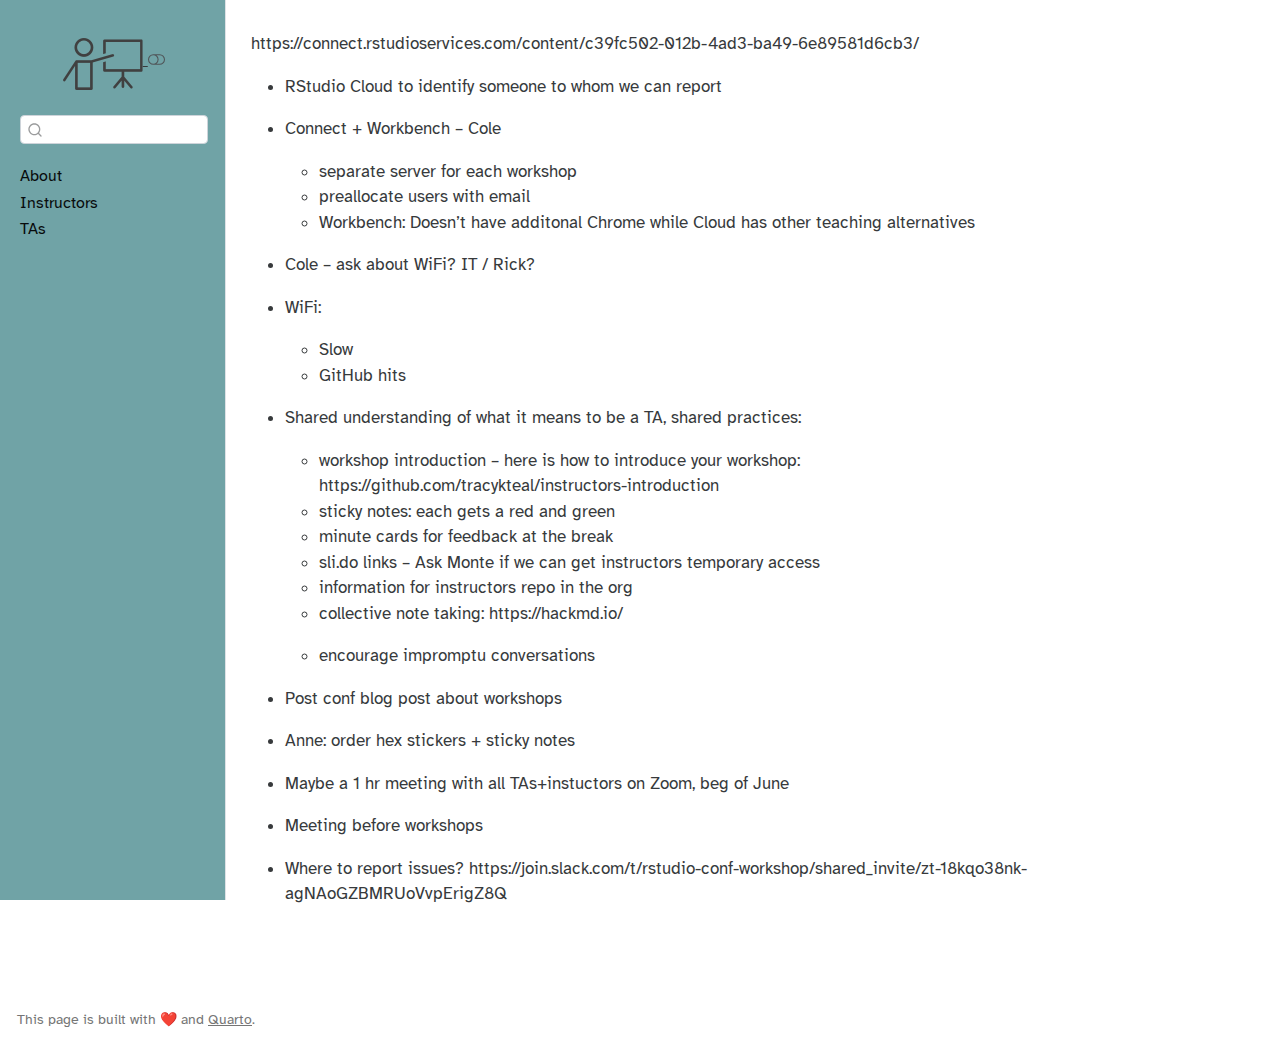
<file: workshops.html>
<!DOCTYPE html>
<html xmlns="http://www.w3.org/1999/xhtml" lang="en" xml:lang="en"><head>

<meta charset="utf-8">
<meta name="generator" content="quarto-0.9.358">

<meta name="viewport" content="width=device-width, initial-scale=1.0, user-scalable=yes">


<title>Good practices for running workshops – workshops</title>
<style>
code{white-space: pre-wrap;}
span.smallcaps{font-variant: small-caps;}
span.underline{text-decoration: underline;}
div.column{display: inline-block; vertical-align: top; width: 50%;}
div.hanging-indent{margin-left: 1.5em; text-indent: -1.5em;}
ul.task-list{list-style: none;}
</style>

<script src="site_libs/quarto-nav/quarto-nav.js"></script>
<script src="site_libs/clipboard/clipboard.min.js"></script>
<meta name="quarto:offset" content="./">
<script src="site_libs/quarto-search/autocomplete.umd.js"></script>
<script src="site_libs/quarto-search/fuse.min.js"></script>
<script src="site_libs/quarto-search/quarto-search.js"></script>
<script src="site_libs/quarto-html/quarto.js"></script>
<script src="site_libs/quarto-html/popper.min.js"></script>
<script src="site_libs/quarto-html/tippy.umd.min.js"></script>
<script src="site_libs/quarto-html/anchor.min.js"></script>
<link href="site_libs/quarto-html/tippy.css" rel="stylesheet">
<link class="quarto-color-scheme" id="quarto-text-highlighting-styles" href="site_libs/quarto-html/quarto-syntax-highlighting.css" rel="stylesheet">
<link class="quarto-color-scheme quarto-color-alternate" rel="prefetch" id="quarto-text-highlighting-styles" href="site_libs/quarto-html/quarto-syntax-highlighting-dark.css">
<script src="site_libs/bootstrap/bootstrap.min.js"></script>
<link href="site_libs/bootstrap/bootstrap-icons.css" rel="stylesheet">
<link class="quarto-color-scheme" href="site_libs/bootstrap/bootstrap.min.css" rel="stylesheet">
<link class="quarto-color-scheme quarto-color-alternate" rel="prefetch" href="site_libs/bootstrap/bootstrap-dark.min.css">
<script id="quarto-search-options" type="application/json">{
  "location": "sidebar",
  "copy-button": false,
  "collapse-after": 3,
  "panel-placement": "start",
  "type": "textbox",
  "limit": 20,
  "language": {
    "search-no-results-text": "No results",
    "search-matching-documents-text": "matching documents",
    "search-copy-link-title": "Copy link to search",
    "search-hide-matches-text": "Hide additional matches",
    "search-more-match-text": "more match in this document",
    "search-more-matches-text": "more matches in this document",
    "search-clear-button-title": "Clear",
    "search-detached-cancel-button-title": "Cancel",
    "search-submit-button-title": "Submit"
  }
}</script>


</head>

<body class="nav-sidebar docked">

<div id="quarto-search-results"></div>
  <header id="quarto-header" class="headroom fixed-top">
  <nav class="quarto-secondary-nav" data-bs-toggle="collapse" data-bs-target="#quarto-sidebar" aria-controls="quarto-sidebar" aria-expanded="false" aria-label="Toggle sidebar navigation" onclick="if (window.quartoToggleHeadroom) { window.quartoToggleHeadroom(); }">
    <div class="container-fluid d-flex justify-content-between">
      <h1 class="quarto-secondary-nav-title">(Untitled)</h1>
      <button type="button" class="quarto-btn-toggle btn" aria-label="Show secondary navigation">
        <i class="bi bi-chevron-right"></i>
      </button>
    </div>
  </nav>
</header>
<!-- content -->
<div id="quarto-content" class="quarto-container page-columns page-rows-contents page-layout-article">
<!-- sidebar -->
  <nav id="quarto-sidebar" class="sidebar collapse sidebar-navigation docked overflow-auto">
    <div class="pt-lg-2 mt-2 text-center sidebar-header">
      <a href="./">
      <img src="./icon-training.png" alt="" class="sidebar-logo py-0 d-lg-inline d-none">
      </a>
      <div class="sidebar-tools-main">
  <a href="" class="quarto-color-scheme-toggle sidebar-tool" onclick="window.quartoToggleColorScheme(); return false;" title="Toggle dark mode"><i class="bi"></i></a>
</div>
      </div>
      <div class="mt-2 flex-shrink-0 align-items-center">
        <div class="sidebar-search">
        <div id="quarto-search" class="" title="Search"></div>
        </div>
      </div>
    <div class="sidebar-menu-container"> 
    <ul class="list-unstyled mt-1">
        <li class="sidebar-item">
  <div class="sidebar-item-container"> 
  <a href="./index.html" class="sidebar-item-text sidebar-link">About</a>
  </div>
</li>
        <li class="sidebar-item">
  <div class="sidebar-item-container"> 
  <a href="./instructors.html" class="sidebar-item-text sidebar-link">Instructors</a>
  </div>
</li>
        <li class="sidebar-item">
  <div class="sidebar-item-container"> 
  <a href="./ta.html" class="sidebar-item-text sidebar-link">TAs</a>
  </div>
</li>
    </ul>
    </div>
</nav>
<!-- margin-sidebar -->
    <div id="quarto-margin-sidebar" class="sidebar margin-sidebar">
        
    </div>
<!-- main -->
<main class="content" id="quarto-document-content">



<p>https://connect.rstudioservices.com/content/c39fc502-012b-4ad3-ba49-6e89581d6cb3/</p>
<ul>
<li><p>RStudio Cloud to identify someone to whom we can report</p></li>
<li><p>Connect + Workbench – Cole</p>
<ul>
<li>separate server for each workshop</li>
<li>preallocate users with email</li>
<li>Workbench: Doesn’t have additonal Chrome while Cloud has other teaching alternatives</li>
</ul></li>
<li><p>Cole – ask about WiFi? IT / Rick?</p></li>
<li><p>WiFi:</p>
<ul>
<li>Slow</li>
<li>GitHub hits</li>
</ul></li>
<li><p>Shared understanding of what it means to be a TA, shared practices:</p>
<ul>
<li>workshop introduction – here is how to introduce your workshop: https://github.com/tracykteal/instructors-introduction</li>
<li>sticky notes: each gets a red and green</li>
<li>minute cards for feedback at the break</li>
<li>sli.do links – Ask Monte if we can get instructors temporary access</li>
<li>information for instructors repo in the org</li>
<li>collective note taking: https://hackmd.io/</li>
</ul>
<!-- -->
<ul>
<li>encourage impromptu conversations</li>
</ul></li>
<li><p>Post conf blog post about workshops</p></li>
<li><p>Anne: order hex stickers + sticky notes</p></li>
<li><p>Maybe a 1 hr meeting with all TAs+instuctors on Zoom, beg of June</p></li>
<li><p>Meeting before workshops</p></li>
<li><p>Where to report issues? https://join.slack.com/t/rstudio-conf-workshop/shared_invite/zt-18kqo38nk-agNAoGZBMRUoVvpErigZ8Q</p></li>
</ul>



</main> <!-- /main -->
<script id="quarto-html-after-body" type="application/javascript">
window.document.addEventListener("DOMContentLoaded", function (event) {
  const disableStylesheet = (stylesheets) => {
    for (let i=0; i < stylesheets.length; i++) {
      const stylesheet = stylesheets[i];
      stylesheet.rel = 'prefetch';
    }
  }
  const enableStylesheet = (stylesheets) => {
    for (let i=0; i < stylesheets.length; i++) {
      const stylesheet = stylesheets[i];
      stylesheet.rel = 'stylesheet';
    }
  }
  const manageTransitions = (selector, allowTransitions) => {
    const els = window.document.querySelectorAll(selector);
    for (let i=0; i < els.length; i++) {
      const el = els[i];
      if (allowTransitions) {
        el.classList.remove('notransition');
      } else {
        el.classList.add('notransition');
      }
    }
  }
  const toggleColorMode = (alternate) => {
    // Switch the stylesheets
    const alternateStylesheets = window.document.querySelectorAll('link.quarto-color-scheme.quarto-color-alternate');
    manageTransitions('#quarto-margin-sidebar .nav-link', false);
    if (alternate) {
      enableStylesheet(alternateStylesheets);
    } else {
      disableStylesheet(alternateStylesheets);
    }
    manageTransitions('#quarto-margin-sidebar .nav-link', true);
    // Switch the toggles
    const toggles = window.document.querySelectorAll('.quarto-color-scheme-toggle');
    for (let i=0; i < toggles.length; i++) {
      const toggle = toggles[i];
      if (toggle) {
        if (alternate) {
          toggle.classList.add("alternate");     
        } else {
          toggle.classList.remove("alternate");
        }
      }
    }
  }
  const isFileUrl = () => { 
    return window.location.protocol === 'file:';
  }
  const hasAlternateSentinel = () => {  
    let styleSentinel = getColorSchemeSentinel();
    if (styleSentinel !== null) {
      return styleSentinel === "alternate";
    } else {
      return false;
    }
  }
  const setStyleSentinel = (alternate) => {
    const value = alternate ? "alternate" : "default";
    if (!isFileUrl()) {
      window.localStorage.setItem("quarto-color-scheme", value);
    } else {
      localAlternateSentinel = value;
    }
  }
  const getColorSchemeSentinel = () => {
    if (!isFileUrl()) {
      const storageValue = window.localStorage.getItem("quarto-color-scheme");
      return storageValue != null ? storageValue : localAlternateSentinel;
    } else {
      return localAlternateSentinel;
    }
  }
  let localAlternateSentinel = 'default';
  // Dark / light mode switch
  window.quartoToggleColorScheme = () => {
    // Read the current dark / light value 
    let toAlternate = !hasAlternateSentinel();
    toggleColorMode(toAlternate);
    setStyleSentinel(toAlternate);
  };
  // Ensure there is a toggle, if there isn't float one in the top right
  if (window.document.querySelector('.quarto-color-scheme-toggle') === null) {
    const a = window.document.createElement('a');
    a.classList.add('top-right');
    a.classList.add('quarto-color-scheme-toggle');
    a.href = "";
    a.onclick = function() { try { window.quartoToggleColorScheme(); } catch {} return false; };
    const i = window.document.createElement("i");
    i.classList.add('bi');
    a.appendChild(i);
    window.document.body.appendChild(a);
  }
  // Switch to dark mode if need be
  if (hasAlternateSentinel()) {
    toggleColorMode(true);
  } 
  const icon = "";
  const anchorJS = new window.AnchorJS();
  anchorJS.options = {
    placement: 'right',
    icon: icon
  };
  anchorJS.add('.anchored');
  const clipboard = new window.ClipboardJS('.code-copy-button', {
    target: function(trigger) {
      return trigger.previousElementSibling;
    }
  });
  clipboard.on('success', function(e) {
    // button target
    const button = e.trigger;
    // don't keep focus
    button.blur();
    // flash "checked"
    button.classList.add('code-copy-button-checked');
    var currentTitle = button.getAttribute("title");
    button.setAttribute("title", "Copied!");
    setTimeout(function() {
      button.setAttribute("title", currentTitle);
      button.classList.remove('code-copy-button-checked');
    }, 1000);
    // clear code selection
    e.clearSelection();
  });
  function tippyHover(el, contentFn) {
    const config = {
      allowHTML: true,
      content: contentFn,
      maxWidth: 500,
      delay: 100,
      arrow: false,
      appendTo: function(el) {
          return el.parentElement;
      },
      interactive: true,
      interactiveBorder: 10,
      theme: 'quarto',
      placement: 'bottom-start'
    };
    window.tippy(el, config); 
  }
  const noterefs = window.document.querySelectorAll('a[role="doc-noteref"]');
  for (var i=0; i<noterefs.length; i++) {
    const ref = noterefs[i];
    tippyHover(ref, function() {
      let href = ref.getAttribute('href');
      try { href = new URL(href).hash; } catch {}
      const id = href.replace(/^#\/?/, "");
      const note = window.document.getElementById(id);
      return note.innerHTML;
    });
  }
  var bibliorefs = window.document.querySelectorAll('a[role="doc-biblioref"]');
  for (var i=0; i<bibliorefs.length; i++) {
    const ref = bibliorefs[i];
    const cites = ref.parentNode.getAttribute('data-cites').split(' ');
    tippyHover(ref, function() {
      var popup = window.document.createElement('div');
      cites.forEach(function(cite) {
        var citeDiv = window.document.createElement('div');
        citeDiv.classList.add('hanging-indent');
        citeDiv.classList.add('csl-entry');
        var biblioDiv = window.document.getElementById('ref-' + cite);
        if (biblioDiv) {
          citeDiv.innerHTML = biblioDiv.innerHTML;
        }
        popup.appendChild(citeDiv);
      });
      return popup.innerHTML;
    });
  }
});
</script>
</div> <!-- /content -->
<footer class="footer">
  <div class="nav-footer">
    <div class="nav-footer-left">This page is built with ❤️ and <a href="https://quarto.org/">Quarto</a>.</div>   
  </div>
</footer>



</body></html>
</file>
<file: site_libs/quarto-html/tippy.css>
.tippy-box[data-animation=fade][data-state=hidden]{opacity:0}[data-tippy-root]{max-width:calc(100vw - 10px)}.tippy-box{position:relative;background-color:#333;color:#fff;border-radius:4px;font-size:14px;line-height:1.4;white-space:normal;outline:0;transition-property:transform,visibility,opacity}.tippy-box[data-placement^=top]>.tippy-arrow{bottom:0}.tippy-box[data-placement^=top]>.tippy-arrow:before{bottom:-7px;left:0;border-width:8px 8px 0;border-top-color:initial;transform-origin:center top}.tippy-box[data-placement^=bottom]>.tippy-arrow{top:0}.tippy-box[data-placement^=bottom]>.tippy-arrow:before{top:-7px;left:0;border-width:0 8px 8px;border-bottom-color:initial;transform-origin:center bottom}.tippy-box[data-placement^=left]>.tippy-arrow{right:0}.tippy-box[data-placement^=left]>.tippy-arrow:before{border-width:8px 0 8px 8px;border-left-color:initial;right:-7px;transform-origin:center left}.tippy-box[data-placement^=right]>.tippy-arrow{left:0}.tippy-box[data-placement^=right]>.tippy-arrow:before{left:-7px;border-width:8px 8px 8px 0;border-right-color:initial;transform-origin:center right}.tippy-box[data-inertia][data-state=visible]{transition-timing-function:cubic-bezier(.54,1.5,.38,1.11)}.tippy-arrow{width:16px;height:16px;color:#333}.tippy-arrow:before{content:"";position:absolute;border-color:transparent;border-style:solid}.tippy-content{position:relative;padding:5px 9px;z-index:1}
</file>
<file: site_libs/quarto-html/quarto-syntax-highlighting.css>
/* quarto syntax highlight colors */
:root {
  --quarto-hl-ot-color: #003B4F;
  --quarto-hl-at-color: #657422;
  --quarto-hl-ss-color: #20794D;
  --quarto-hl-an-color: #5E5E5E;
  --quarto-hl-fu-color: #4758AB;
  --quarto-hl-st-color: #20794D;
  --quarto-hl-cf-color: #003B4F;
  --quarto-hl-op-color: #5E5E5E;
  --quarto-hl-er-color: #AD0000;
  --quarto-hl-bn-color: #AD0000;
  --quarto-hl-al-color: #AD0000;
  --quarto-hl-va-color: #111111;
  --quarto-hl-bu-color: inherit;
  --quarto-hl-ex-color: inherit;
  --quarto-hl-pp-color: #AD0000;
  --quarto-hl-in-color: #5E5E5E;
  --quarto-hl-vs-color: #20794D;
  --quarto-hl-wa-color: #5E5E5E;
  --quarto-hl-do-color: #5E5E5E;
  --quarto-hl-im-color: #00769E;
  --quarto-hl-ch-color: #20794D;
  --quarto-hl-dt-color: #AD0000;
  --quarto-hl-fl-color: #AD0000;
  --quarto-hl-co-color: #5E5E5E;
  --quarto-hl-cv-color: #5E5E5E;
  --quarto-hl-cn-color: #8f5902;
  --quarto-hl-sc-color: #5E5E5E;
  --quarto-hl-dv-color: #AD0000;
  --quarto-hl-kw-color: #003B4F;
}

/* other quarto variables */
:root {
  --quarto-font-monospace: SFMono-Regular, Menlo, Monaco, Consolas, "Liberation Mono", "Courier New", monospace;
}

pre > code.sourceCode > span {
  color: #003B4F;
}

code span {
  color: #003B4F;
}

code.sourceCode > span {
  color: #003B4F;
}

div.sourceCode,
div.sourceCode pre.sourceCode {
  color: #003B4F;
}

code span.ot {
  color: #003B4F;
  font-style: inherit;
}

code span.at {
  color: #657422;
  font-style: inherit;
}

code span.ss {
  color: #20794D;
  font-style: inherit;
}

code span.an {
  color: #5E5E5E;
  font-style: inherit;
}

code span.fu {
  color: #4758AB;
  font-style: inherit;
}

code span.st {
  color: #20794D;
  font-style: inherit;
}

code span.cf {
  color: #003B4F;
  font-style: inherit;
}

code span.op {
  color: #5E5E5E;
  font-style: inherit;
}

code span.er {
  color: #AD0000;
  font-style: inherit;
}

code span.bn {
  color: #AD0000;
  font-style: inherit;
}

code span.al {
  color: #AD0000;
  font-style: inherit;
}

code span.va {
  color: #111111;
  font-style: inherit;
}

code span.bu {
  font-style: inherit;
}

code span.ex {
  font-style: inherit;
}

code span.pp {
  color: #AD0000;
  font-style: inherit;
}

code span.in {
  color: #5E5E5E;
  font-style: inherit;
}

code span.vs {
  color: #20794D;
  font-style: inherit;
}

code span.wa {
  color: #5E5E5E;
  font-style: italic;
}

code span.do {
  color: #5E5E5E;
  font-style: italic;
}

code span.im {
  color: #00769E;
  font-style: inherit;
}

code span.ch {
  color: #20794D;
  font-style: inherit;
}

code span.dt {
  color: #AD0000;
  font-style: inherit;
}

code span.fl {
  color: #AD0000;
  font-style: inherit;
}

code span.co {
  color: #5E5E5E;
  font-style: inherit;
}

code span.cv {
  color: #5E5E5E;
  font-style: italic;
}

code span.cn {
  color: #8f5902;
  font-style: inherit;
}

code span.sc {
  color: #5E5E5E;
  font-style: inherit;
}

code span.dv {
  color: #AD0000;
  font-style: inherit;
}

code span.kw {
  color: #003B4F;
  font-style: inherit;
}

.prevent-inlining {
  content: "</";
}

/*# sourceMappingURL=debc5d5d77c3f9108843748ff7464032.css.map */
</file>
<file: site_libs/quarto-html/quarto-syntax-highlighting-dark.css>
/* quarto syntax highlight colors */
:root {
  --quarto-hl-al-color: #f07178;
  --quarto-hl-an-color: #d4d0ab;
  --quarto-hl-at-color: #00e0e0;
  --quarto-hl-bn-color: #d4d0ab;
  --quarto-hl-bu-color: #abe338;
  --quarto-hl-ch-color: #abe338;
  --quarto-hl-co-color: #f8f8f2;
  --quarto-hl-cv-color: #ffd700;
  --quarto-hl-cn-color: #ffd700;
  --quarto-hl-cf-color: #ffa07a;
  --quarto-hl-dt-color: #ffa07a;
  --quarto-hl-dv-color: #d4d0ab;
  --quarto-hl-do-color: #f8f8f2;
  --quarto-hl-er-color: #f07178;
  --quarto-hl-ex-color: #00e0e0;
  --quarto-hl-fl-color: #d4d0ab;
  --quarto-hl-fu-color: #ffa07a;
  --quarto-hl-im-color: #abe338;
  --quarto-hl-in-color: #d4d0ab;
  --quarto-hl-kw-color: #ffa07a;
  --quarto-hl-op-color: #ffa07a;
  --quarto-hl-ot-color: #00e0e0;
  --quarto-hl-pp-color: #dcc6e0;
  --quarto-hl-re-color: #00e0e0;
  --quarto-hl-sc-color: #abe338;
  --quarto-hl-ss-color: #abe338;
  --quarto-hl-st-color: #abe338;
  --quarto-hl-va-color: #00e0e0;
  --quarto-hl-vs-color: #abe338;
  --quarto-hl-wa-color: #dcc6e0;
}

/* other quarto variables */
:root {
  --quarto-font-monospace: SFMono-Regular, Menlo, Monaco, Consolas, "Liberation Mono", "Courier New", monospace;
}

code span.al {
  background-color: #2a0f15;
  font-weight: bold;
  color: #f07178;
}

code span.an {
  color: #d4d0ab;
}

code span.at {
  color: #00e0e0;
}

code span.bn {
  color: #d4d0ab;
}

code span.bu {
  color: #abe338;
}

code span.ch {
  color: #abe338;
}

code span.co {
  font-style: italic;
  color: #f8f8f2;
}

code span.cv {
  color: #ffd700;
}

code span.cn {
  color: #ffd700;
}

code span.cf {
  font-weight: bold;
  color: #ffa07a;
}

code span.dt {
  color: #ffa07a;
}

code span.dv {
  color: #d4d0ab;
}

code span.do {
  color: #f8f8f2;
}

code span.er {
  color: #f07178;
  text-decoration: underline;
}

code span.ex {
  font-weight: bold;
  color: #00e0e0;
}

code span.fl {
  color: #d4d0ab;
}

code span.fu {
  color: #ffa07a;
}

code span.im {
  color: #abe338;
}

code span.in {
  color: #d4d0ab;
}

code span.kw {
  font-weight: bold;
  color: #ffa07a;
}

pre > code.sourceCode > span {
  color: #f8f8f2;
}

code span {
  color: #f8f8f2;
}

code.sourceCode > span {
  color: #f8f8f2;
}

div.sourceCode,
div.sourceCode pre.sourceCode {
  color: #f8f8f2;
}

code span.op {
  color: #ffa07a;
}

code span.ot {
  color: #00e0e0;
}

code span.pp {
  color: #dcc6e0;
}

code span.re {
  background-color: #f8f8f2;
  color: #00e0e0;
}

code span.sc {
  color: #abe338;
}

code span.ss {
  color: #abe338;
}

code span.st {
  color: #abe338;
}

code span.va {
  color: #00e0e0;
}

code span.vs {
  color: #abe338;
}

code span.wa {
  color: #dcc6e0;
}

.prevent-inlining {
  content: "</";
}

/*# sourceMappingURL=935a306eefa94366c21e1a970dddb765.css.map */
</file>
